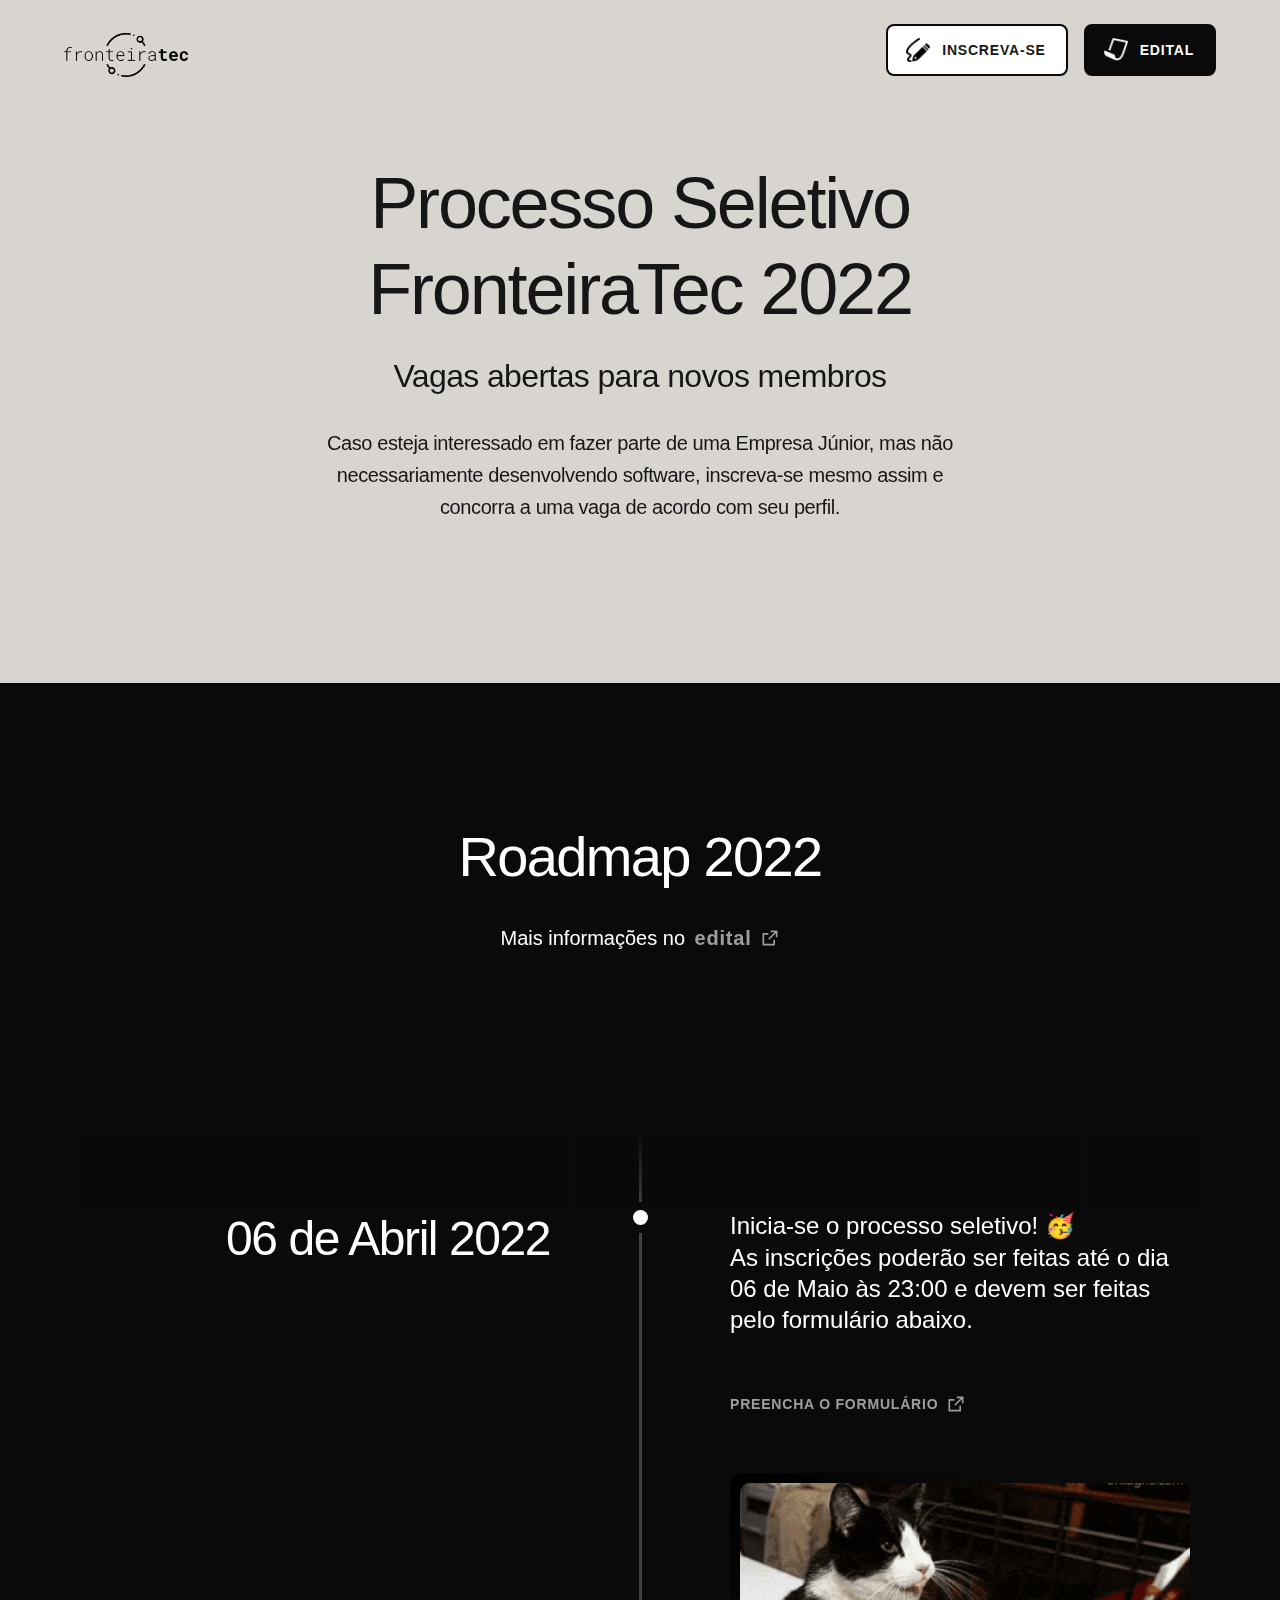
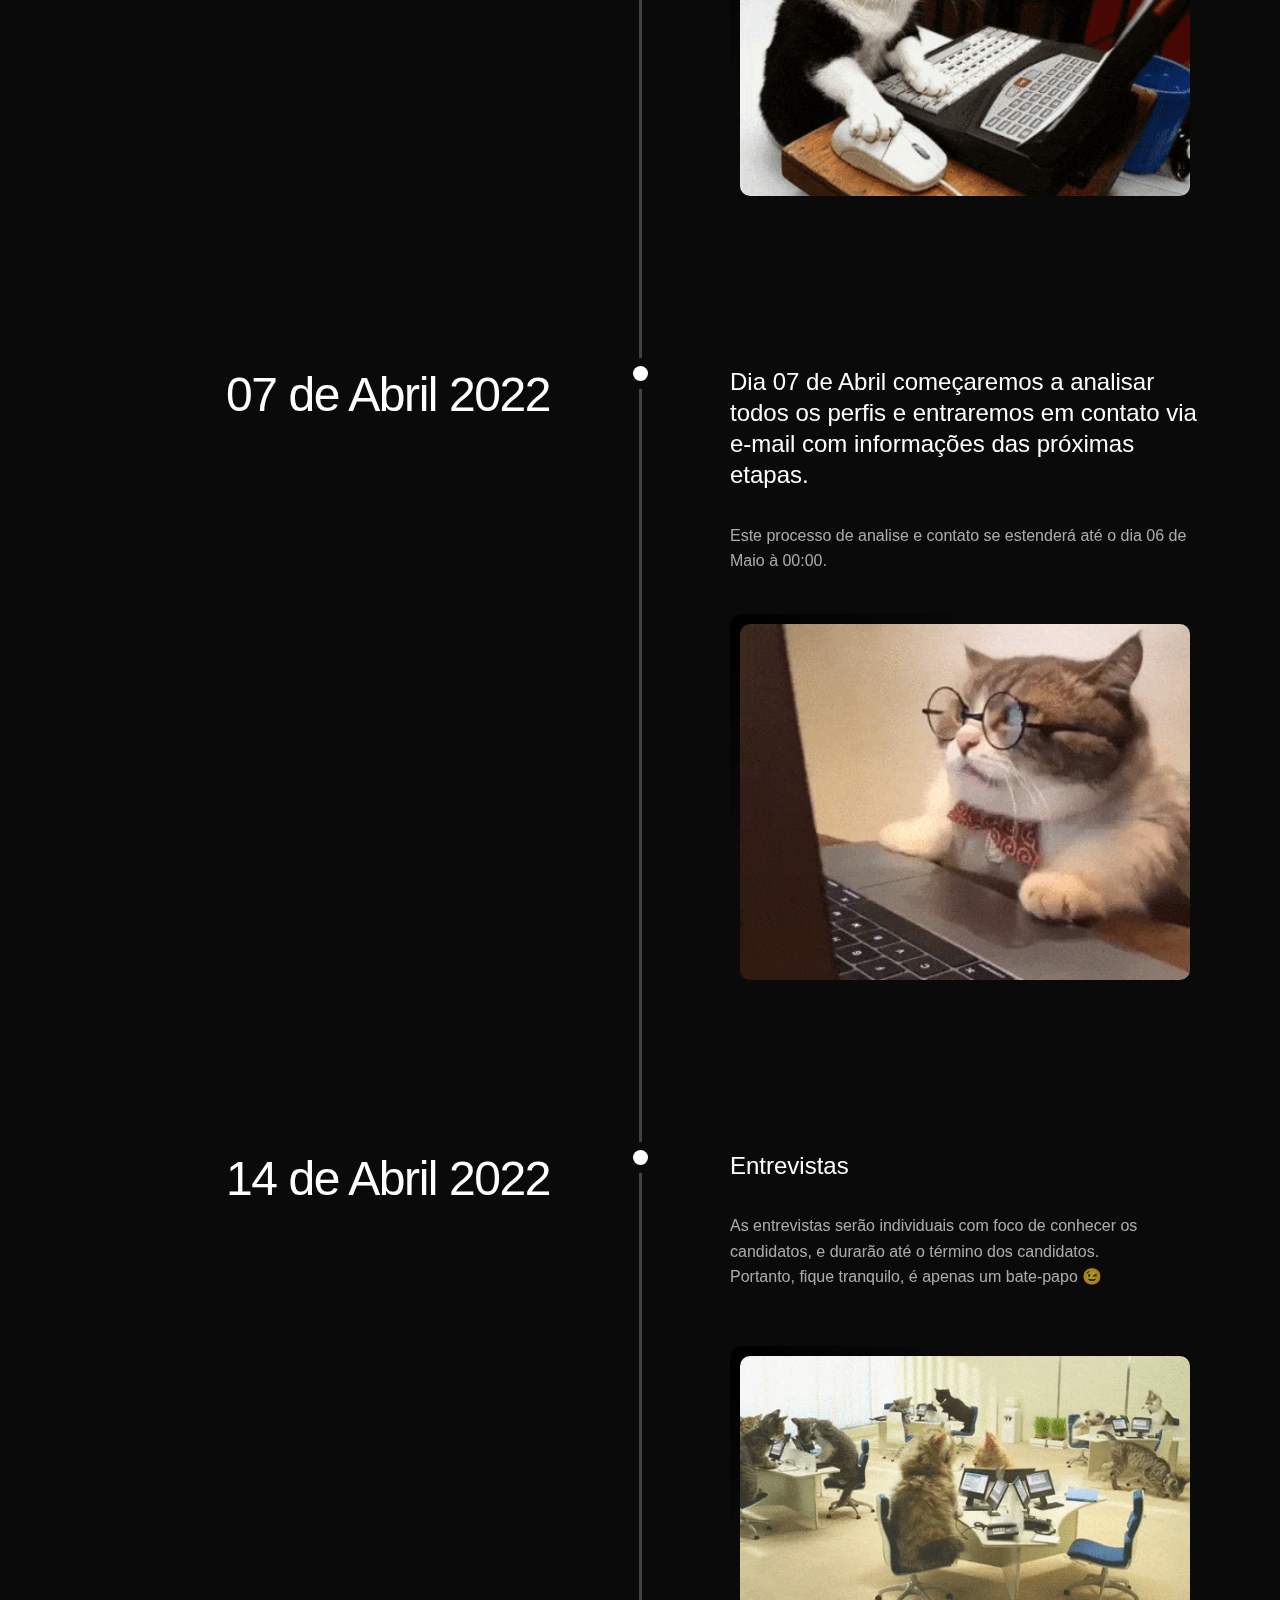
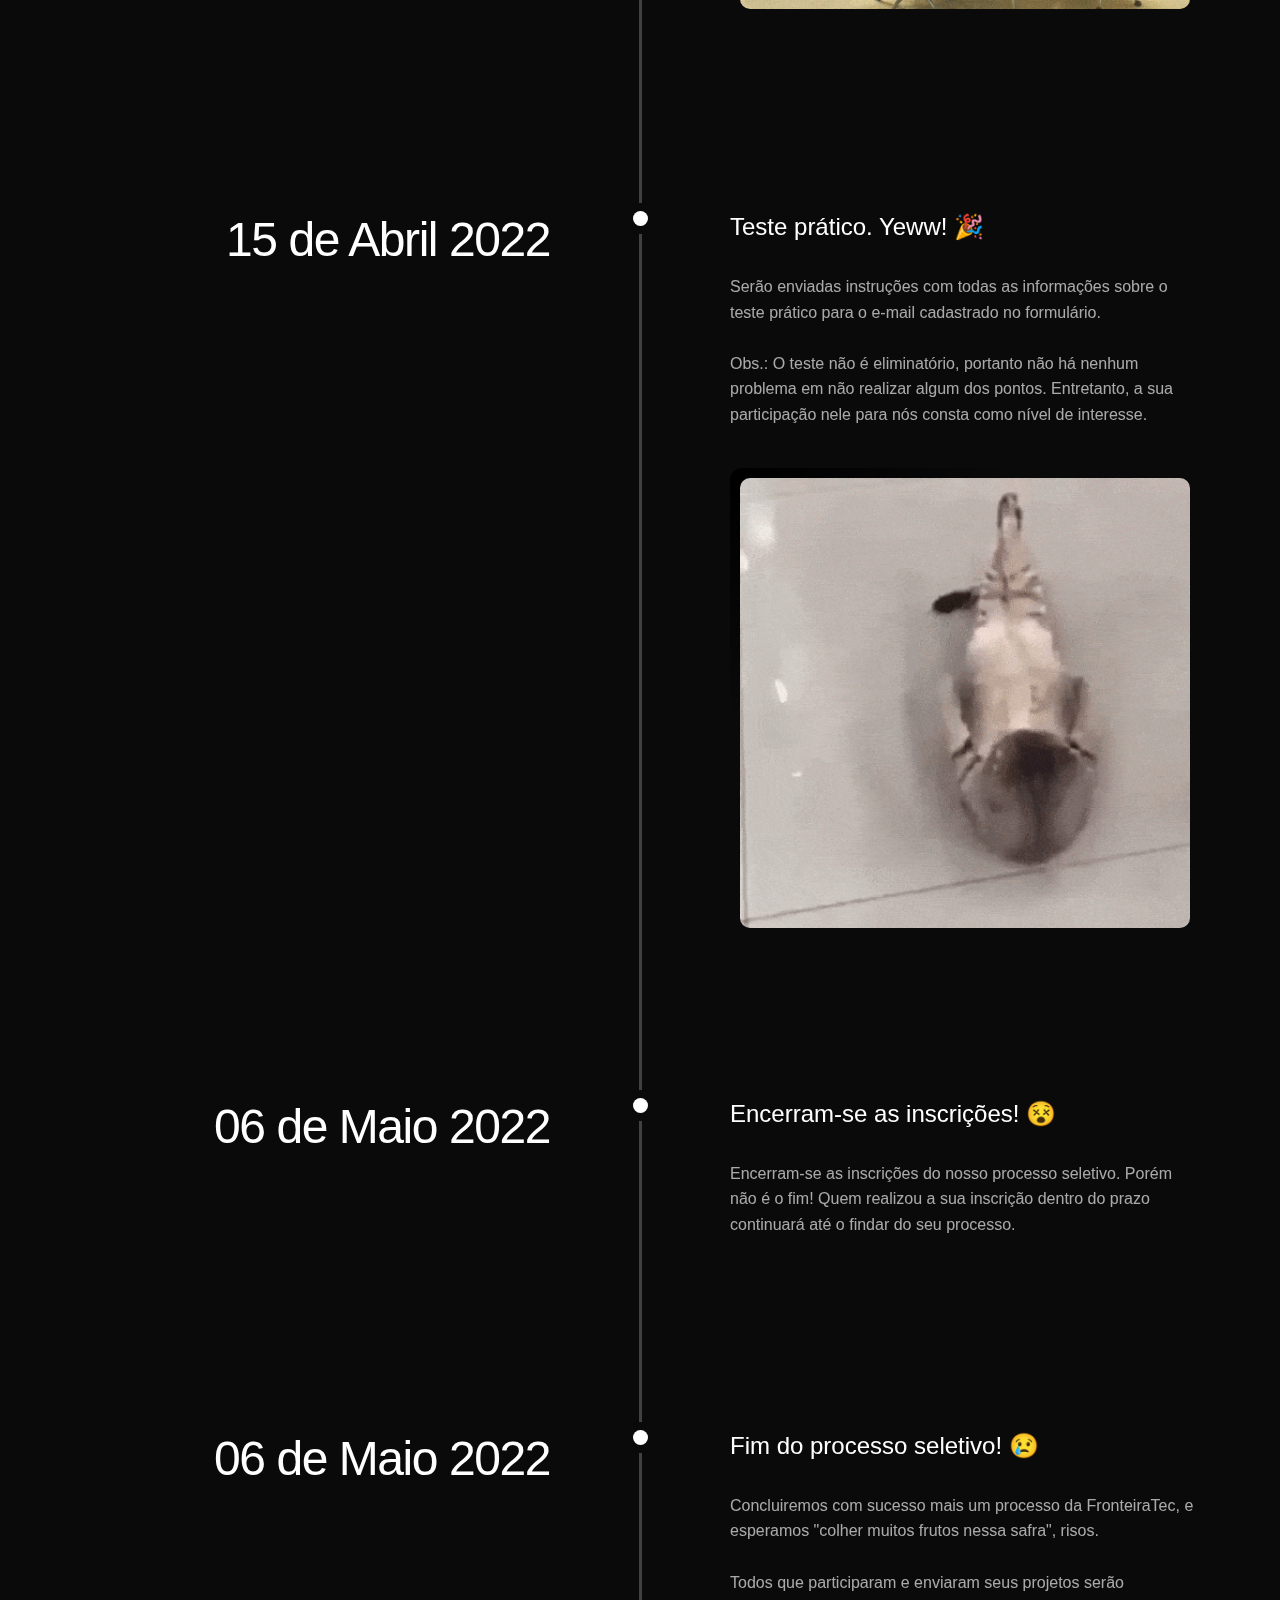
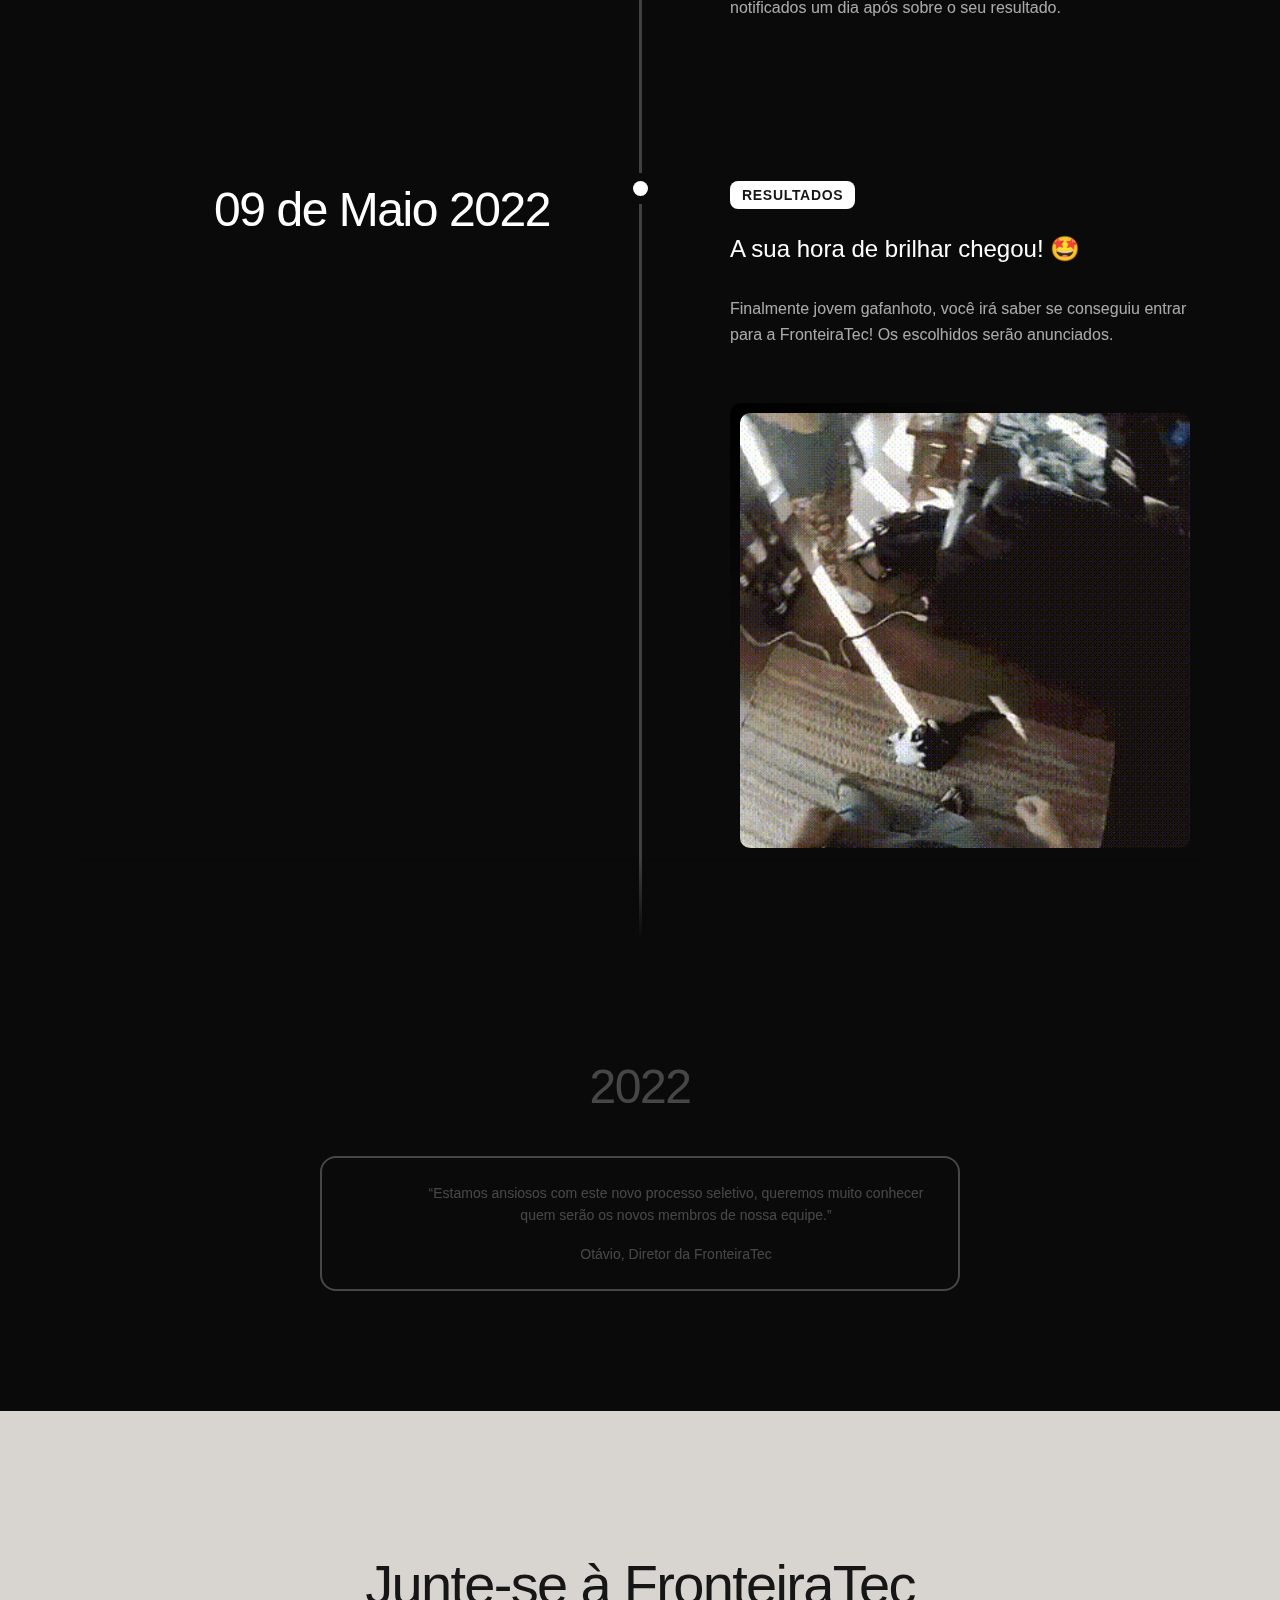
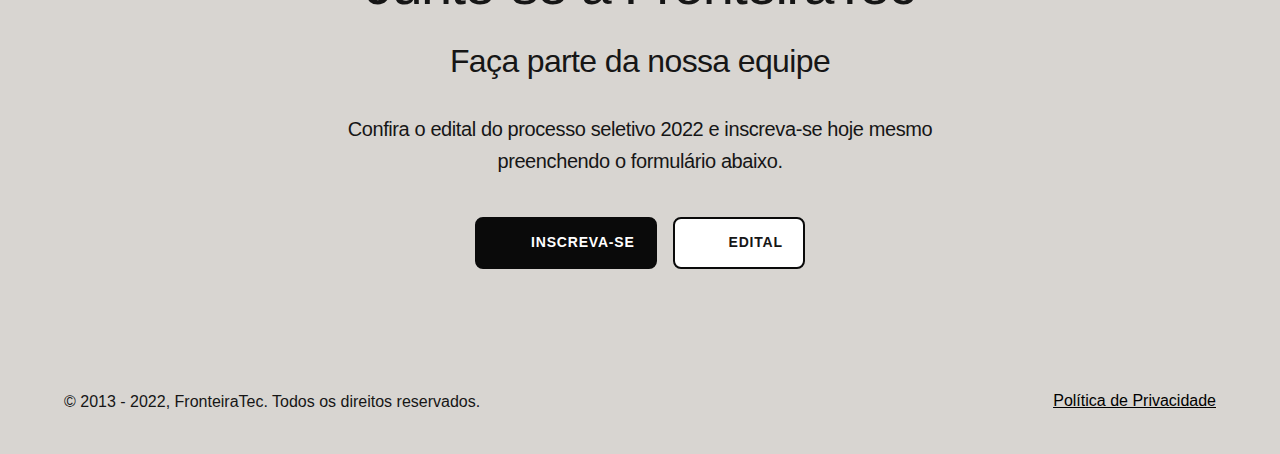
<file: index.html>
<!DOCTYPE html>
<html
  data-wf-domain="https://fronteiratec.github.io/processo-seletivo"
  data-wf-page="624b7e457efa007e90b41436"
  data-wf-site="624b7e447efa009cf9b41432"
>
  <head>
    <meta charset="utf-8" />
    <title>Processo Seletivo FronteiraTec 2022</title>
    <meta content="width=device-width, initial-scale=1" name="viewport" />
    <meta content="Processo Seletivo FronteiraTec" name="generator" />
    <link href="style.css" rel="stylesheet" type="text/css" />
    <link
      href="assets/ftec_36_icon.png"
      rel="shortcut icon"
      type="image/x-icon"
    />
    <link href="assets/ftec_256.png" rel="apple-touch-icon" />
  <body>
    <div class="page-wrapper">
      <div class="section-hero">
        <div class="background-layer"></div>
        <div class="hero-nav">
          <a
            href="#"
            aria-current="page"
            class="ftec-link w-inline-block w--current"
            ><img
              src="assets/FTec-Black.png"
              loading="lazy"
              sizes="(max-width: 479px) 100vw, 124px"
              srcset="assets/FTec-Black.png 500w, assets/FTec-Black.png 915w"
              alt=""
          /></a>
          <div class="hero-nav_button-wrapper">
            <a
              href="#roadmap"
              class="button-icon-small-secondary margin-right-small mobile-margin-right-zero w-inline-block"
              ><img
                src="assets/icons8-inscrever-se-26b.png"
                loading="lazy"
                alt=""
                class="button-icon"
              />
              <div>INSCREVA-SE</div></a
            ><a
              href="https://github.com/FronteiraTec/processo-seletivo/blob/main/editais/2022.pdf"
              target="_blank"
              class="button-icon-small hide-mobile w-inline-block"
              ><img
                src="assets/icons8-folha-de-papel-26w.png"
                loading="lazy"
                alt=""
                class="button-icon"
              />
              <div>EDITAL</div></a
            >
          </div>
        </div>
        <div class="container">
          <div class="padding-vertical-xxlarge">
            <div class="timeline-hero_heading-wrapper">
              <h1>
                Processo Seletivo FronteiraTec
                <span class="text-underline">2022</span>
              </h1>
              <div class="margin-bottom-medium">
                <h4>Vagas abertas para novos membros</h4>
              </div>
              <p class="paragraph-large">
                Caso esteja interessado em fazer parte de uma Empresa Júnior,
                mas não necessariamente desenvolvendo software, inscreva-se
                mesmo assim e concorra a uma vaga de acordo com seu perfil.
              </p>
            </div>
          </div>
        </div>
      </div>
      <div id="roadmap" class="section-timeline-heading">
        <div class="container">
          <div class="padding-vertical-xlarge">
            <div class="timeline-main_heading-wrapper">
              <div class="margin-bottom-medium"><h2>Roadmap 2022</h2></div>
              <div class="margin-bottom-xlarge">
                <div class="text-block">Mais informações no</div>
                <div class="inline-block">
                  <a
                    href="https://github.com/FronteiraTec/processo-seletivo/blob/main/editais/2022.pdf"
                    target="_blank"
                    class="timeline_link w-inline-block"
                    ><div class="text-block-2">edital</div>
                    <img
                      src="assets/external-link-line.svg"
                      loading="lazy"
                      alt=""
                      class="link-icon"
                  /></a>
                </div>
              </div>
            </div>
          </div>
        </div>
      </div>
      <div class="section-timeline">
        <div class="container">
          <div class="timeline_component">
            <div class="timeline_progress">
              <div
                data-w-id="d5abcf1f-3370-3eea-ccfd-66f076babfdd"
                class="timeline_progress-bar"
              ></div>
            </div>
            <div
              data-w-id="d5abcf1f-3370-3eea-ccfd-66f076babfe0"
              class="timeline_item"
            >
              <div
                id="w-node-d5abcf1f-3370-3eea-ccfd-66f076babfe1-90b41436"
                class="timeline_left"
              >
                <div class="timeline_date-text">06 de Abril 2022</div>
              </div>
              <div
                id="w-node-d5abcf1f-3370-3eea-ccfd-66f076babfe4-90b41436"
                class="timeline_centre"
              >
                <div class="timeline_circle"></div>
              </div>
              <div
                id="w-node-d5abcf1f-3370-3eea-ccfd-66f076babfe6-90b41436"
                class="timeline_right"
              >
                <div class="margin-bottom-xlarge">
                  <div class="timeline_text">
                    Inicia-se o processo seletivo! 🥳<br />As inscrições poderão
                    ser feitas até o dia 06 de Maio às 23:00 e devem ser feitas
                    pelo formulário abaixo.
                  </div>
                </div>
                <div class="margin-bottom-xlarge">
                  <div class="inline-block">
                    <a
                      href="https://docs.google.com/forms/d/e/1FAIpQLSfDlNpHepnw4-k6kLFyZMskaNvoTA5c3osm5m373QP7k4uBpA/viewform"
                      target="_blank"
                      class="timeline_link w-inline-block"
                      ><div>PREENCHA O FORMULÁRIO</div>
                      <img
                        src="assets/external-link-line.svg"
                        loading="lazy"
                        alt=""
                        class="link-icon"
                    /></a>
                  </div>
                </div>
                <div class="timeline_image-wrapper">
                  <img
                    src="assets/inscricoes.gif"
                    loading="lazy"
                    width="480"
                    alt=""
                    class="image-5"
                  />
                </div>
              </div>
            </div>
            <div
              data-w-id="0488106f-ce92-9b7b-01c3-8ad75f3f5e35"
              class="timeline_item"
            >
              <div
                id="w-node-_0488106f-ce92-9b7b-01c3-8ad75f3f5e36-90b41436"
                class="timeline_left"
              >
                <div class="timeline_date-text">07 de Abril 2022</div>
              </div>
              <div
                id="w-node-_0488106f-ce92-9b7b-01c3-8ad75f3f5e39-90b41436"
                class="timeline_centre"
              >
                <div class="timeline_circle"></div>
              </div>
              <div
                id="w-node-_0488106f-ce92-9b7b-01c3-8ad75f3f5e3b-90b41436"
                class="timeline_right"
              >
                <div class="margin-bottom-medium">
                  <div class="timeline_text">
                    Dia 07 de Abril começaremos a analisar todos os perfis e
                    entraremos em contato via e-mail com informações das
                    próximas etapas.<br />
                  </div>
                </div>
                <p class="text-colour-lightgrey">
                  Este processo de analise e contato se estenderá até o dia 06
                  de Maio à 00:00.<br />
                </p>
                <div class="timeline_image-wrapper">
                  <img
                    src="assets/avaliacaoDasInfos.gif"
                    loading="lazy"
                    width="480"
                    alt=""
                    class="image-4"
                  />
                </div>
              </div>
            </div>
            <div
              data-w-id="5b7ae63b-6f00-e542-a023-96ea5c4a96e3"
              class="timeline_item"
            >
              <div
                id="w-node-_5b7ae63b-6f00-e542-a023-96ea5c4a96e4-90b41436"
                class="timeline_left"
              >
                <div class="timeline_date-text">14 de Abril 2022</div>
              </div>
              <div
                id="w-node-_5b7ae63b-6f00-e542-a023-96ea5c4a96e7-90b41436"
                class="timeline_centre"
              >
                <div class="timeline_circle"></div>
              </div>
              <div class="timeline_right">
                <div class="margin-bottom-medium">
                  <div class="timeline_text">Entrevistas<br /></div>
                </div>
                <div class="margin-bottom-xlarge">
                  <p class="text-colour-lightgrey">
                    As entrevistas serão individuais com foco de conhecer os
                    candidatos, e durarão até o término dos candidatos.
                    <br />Portanto, fique tranquilo, é apenas um bate-papo 😉<br />
                  </p>
                </div>
                <div class="timeline_image-wrapper margin-bottom-medium">
                  <img
                    src="assets/entrevista.gif"
                    loading="lazy"
                    width="480"
                    alt=""
                    class="image-3"
                  />
                </div>
              </div>
            </div>
            <div
              data-w-id="e0f4f25e-22f1-da39-65d5-a453ca30c731"
              class="timeline_item"
            >
              <div
                id="w-node-e0f4f25e-22f1-da39-65d5-a453ca30c732-90b41436"
                class="timeline_left"
              >
                <div class="timeline_date-text">15 de Abril 2022</div>
              </div>
              <div
                id="w-node-e0f4f25e-22f1-da39-65d5-a453ca30c735-90b41436"
                class="timeline_centre"
              >
                <div class="timeline_circle"></div>
              </div>
              <div class="timeline_right">
                <div class="margin-bottom-medium">
                  <div class="timeline_text">Teste prático. Yeww! 🎉<br /></div>
                </div>
                <p class="text-colour-lightgrey">
                  Serão enviadas instruções com todas as informações sobre o
                  teste prático para o e-mail cadastrado no formulário.<br /><br />Obs.:
                  O teste não é eliminatório, portanto não há nenhum problema em
                  não realizar algum dos pontos. Entretanto, a sua participação
                  nele para nós consta como nível de interesse.<br />
                </p>
                <div class="timeline_image-wrapper">
                  <img
                    src="assets/testePratico.gif"
                    loading="lazy"
                    width="480"
                    alt=""
                    class="image-2"
                  />
                </div>
              </div>
            </div>
            <div
              data-w-id="ca21cc2f-00d7-84a3-f446-587e32a59c00"
              class="timeline_item"
            >
              <div
                id="w-node-ca21cc2f-00d7-84a3-f446-587e32a59c01-90b41436"
                class="timeline_left"
              >
                <div class="timeline_date-text">06 de Maio 2022</div>
              </div>
              <div
                id="w-node-ca21cc2f-00d7-84a3-f446-587e32a59c04-90b41436"
                class="timeline_centre"
              >
                <div class="timeline_circle"></div>
              </div>
              <div class="timeline_right">
                <div class="margin-bottom-medium">
                  <div class="timeline_text">
                    Encerram-se as inscrições! 😵<br />
                  </div>
                </div>
                <div class="margin-bottom-medium">
                  <p class="text-colour-lightgrey">
                    Encerram-se as inscrições do nosso processo seletivo. Porém
                    não é o fim! Quem realizou a sua inscrição dentro do prazo
                    continuará até o findar do seu processo.<br />
                  </p>
                </div>
              </div>
            </div>
            <div
              data-w-id="37ab9472-ef92-a1c7-f6c5-ffbef2542158"
              class="timeline_item"
            >
              
              <div
                id="w-node-_3f36ed1c-86ad-66f2-a7e0-a2e345d5b492-90b41436"
                class="timeline_left"
              >
                <div class="timeline_date-text">06 de Maio 2022</div>
              </div>
              <div
                id="w-node-_3f36ed1c-86ad-66f2-a7e0-a2e345d5b495-90b41436"
                class="timeline_centre"
              >
                <div class="timeline_circle"></div>
              </div>
              <div class="timeline_right">
                <div class="margin-bottom-medium">
                  <div class="timeline_text">
                    Fim do processo seletivo! 😢<br />
                  </div>
                </div>
                <p class="text-colour-lightgrey">
                  Concluiremos com sucesso mais um processo da FronteiraTec, e
                  esperamos &quot;colher muitos frutos nessa safra&quot;,
                  risos.<br /><br />Todos que participaram e enviaram seus
                  projetos serão notificados um dia após sobre o seu
                  resultado.<br />
                </p>
              </div>
            </div>
            <div
              data-w-id="24c49997-4a3d-4bd7-0915-1f0630d904ae"
              class="timeline_item"
            >
              <div
                id="w-node-_24c49997-4a3d-4bd7-0915-1f0630d904af-90b41436"
                class="timeline_left"
              >
                <div class="timeline_date-text">09 de Maio 2022</div>
              </div>
              <div
                id="w-node-_24c49997-4a3d-4bd7-0915-1f0630d904b2-90b41436"
                class="timeline_centre"
              >
                <div class="timeline_circle"></div>
              </div>
              <div class="timeline_right">
                <div class="timeline_milestone-badge">
                  <div>RESULTADOS</div>
                </div>
                <div class="margin-bottom-medium">
                  <div class="timeline_text">
                    A sua hora de brilhar chegou! 🤩<br />
                  </div>
                </div>
                <div class="margin-bottom-xlarge">
                  <p class="text-colour-lightgrey">
                    Finalmente jovem gafanhoto, você irá saber se conseguiu
                    entrar para a FronteiraTec! Os escolhidos serão
                    anunciados.<br />
                  </p>
                </div>
                <div class="timeline_image-wrapper">
                  <img
                    src="assets/resultado.gif"
                    loading="lazy"
                    width="480"
                    alt=""
                    class="image"
                  />
                </div>
              </div>
            </div>
            <div class="overlay-fade-bottom"></div>
            <div class="overlay-fade-top"></div>
          </div>
        </div>
      </div>
      <div
        data-w-id="a33510ee-228e-eaaa-6baf-5bde8b8e2d5c"
        class="section-timeline-cta"
      >
        <div class="container">
          <div class="padding-vertical-xlarge">
            <div style="opacity: 0.25" class="timeline-main_heading-wrapper">
              <div class="margin-bottom-medium">
                <div class="timeline_date-text">2022</div>
              </div>
              <div class="timeline_quote-wrapper">
                <img
                  src="assets/pato.png"
                  loading="lazy"
                  sizes="48px"
                  alt=""
                  class="timeline_quote-image"
                />
                <div class="timeline_quote-text-wrapper">
                  <p class="timeline_quote">
                    “Estamos ansiosos com este novo processo seletivo, queremos
                    muito conhecer quem serão os novos membros de nossa
                    equipe.”<br />
                  </p>
                  <p class="timeline_quote-title">
                    Otávio, Diretor da FronteiraTec<br />
                  </p>
                </div>
              </div>
            </div>
          </div>
        </div>
      </div>
      <div class="section-footer">
        <div class="background-layer"></div>
        <div class="container">
          <div class="padding-vertical-footer">
            <div class="footer_text-wrapper">
              <div class="margin-bottom-small">
                <h2>Junte-se à FronteiraTec</h2>
              </div>
              <div class="margin-bottom-medium">
                <h4>Faça parte da nossa equipe</h4>
              </div>
              <div class="margin-bottom-large">
                <p class="paragraph-large">
                  Confira o edital do processo seletivo 2022 e inscreva-se hoje
                  mesmo preenchendo o formulário abaixo.
                </p>
              </div>
              <div class="button-wrapper">
                <a
                  href="https://docs.google.com/forms/d/e/1FAIpQLSfDlNpHepnw4-k6kLFyZMskaNvoTA5c3osm5m373QP7k4uBpA/viewform"
                  target="_blank"
                  class="button-icon-small margin-right-small w-inline-block"
                  ><img
                    src="assets/icons8-inscrever-se-26w.png"
                    loading="lazy"
                    alt=""
                    class="button-icon"
                  />
                  <div>INSCREVA-SE</div></a
                ><a
                  href="https://github.com/FronteiraTec/processo-seletivo/blob/main/editais/2022.pdf"
                  target="_blank"
                  class="button-icon-small-secondary w-inline-block"
                  ><img
                    src="assets/icons8-folha-de-papel-26b.png"
                    loading="lazy"
                    alt=""
                    class="button-icon"
                  />
                  <div>EDITAL</div></a
                >
              </div>
            </div>
            <div class="footer_credits-wrapper">
              <p>© 2013 - 2022, FronteiraTec. Todos os direitos reservados.</p>
              <p class="text-link text-light-grey privacy-policy">
                <a
                  href="pages/privacy-policy.html"
                  class="text-link text-light-grey"
                  >Política de Privacidade</a
                >
              </p>
            </div>
          </div>
        </div>
      </div>
    </div>
    <script
      src="https://d3e54v103j8qbb.cloudfront.net/js/jquery-3.5.1.min.dc5e7f18c8.js?site=624b7e447efa009cf9b41432"
      type="text/javascript"
      integrity="sha256-9/aliU8dGd2tb6OSsuzixeV4y/faTqgFtohetphbbj0="
      crossorigin="anonymous"
    ></script>
    <script src="main.js" type="text/javascript"></script>
  </body>
</html>
</file>
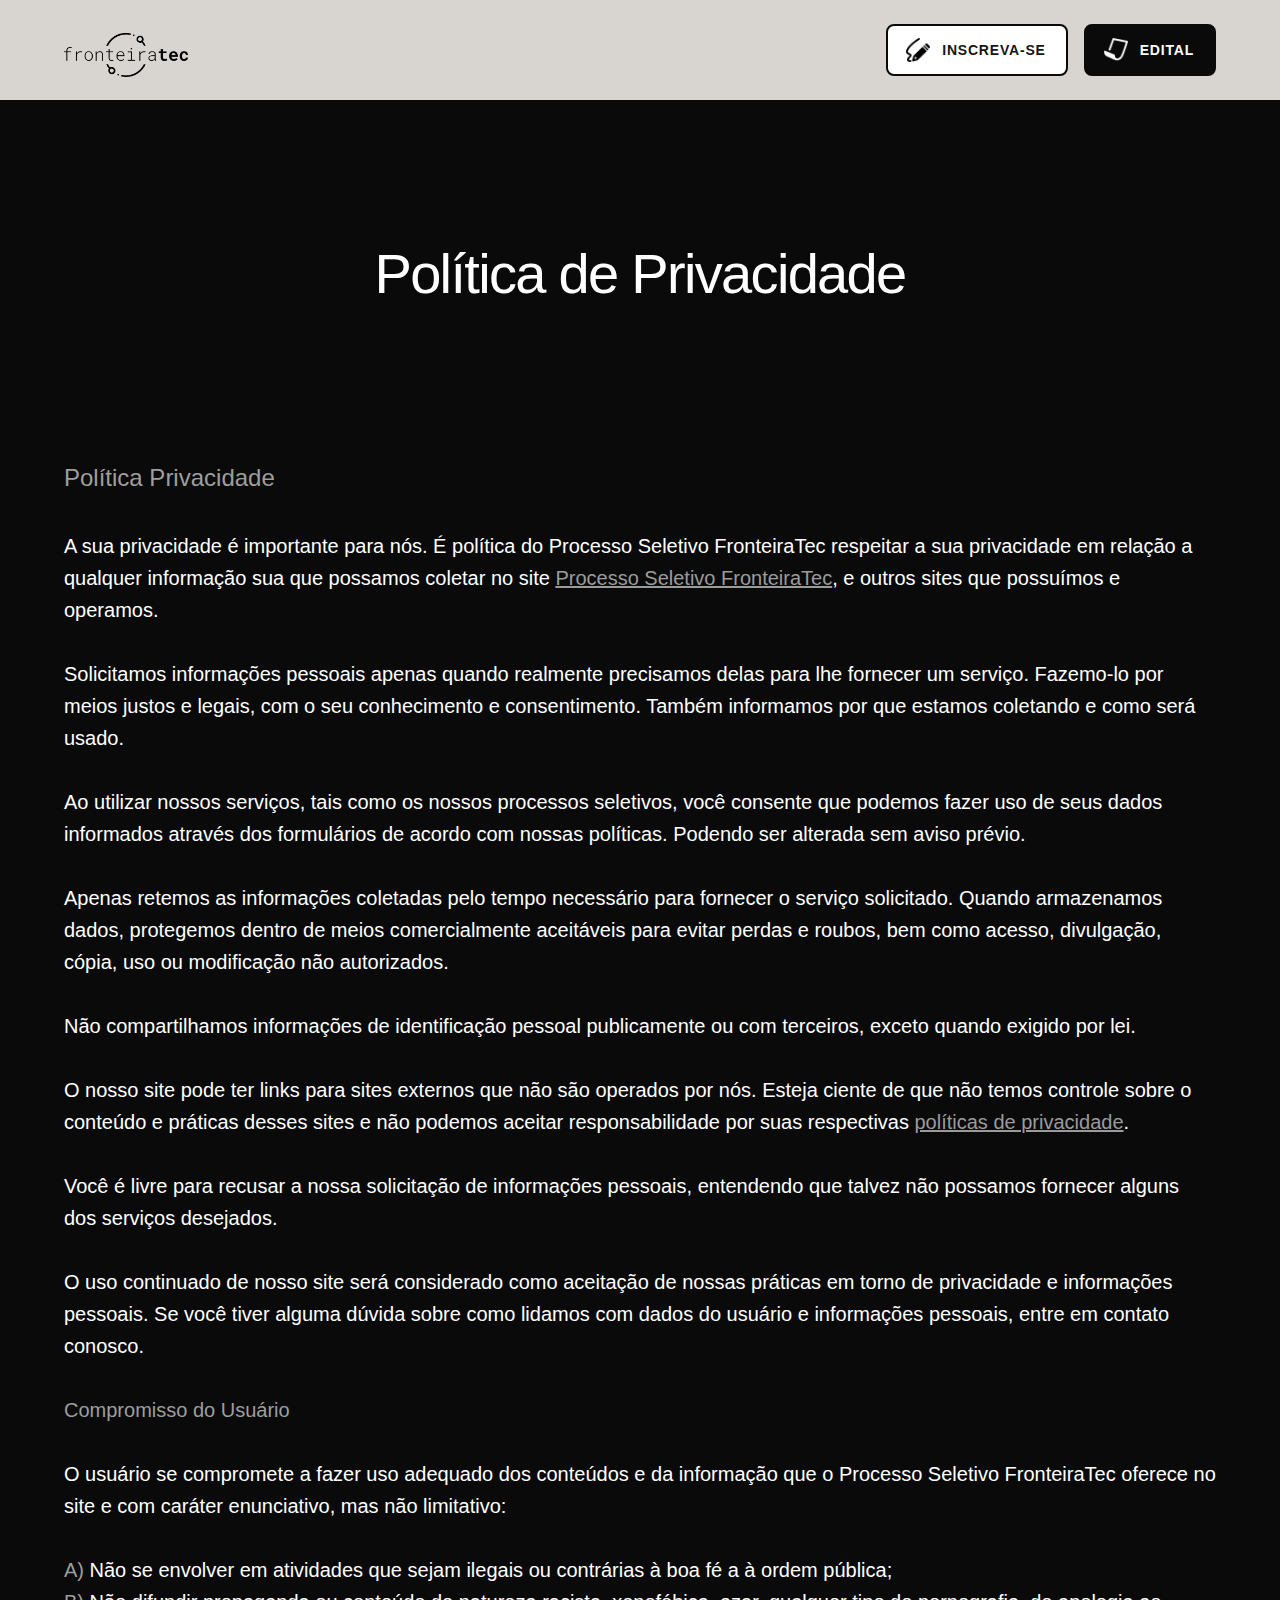
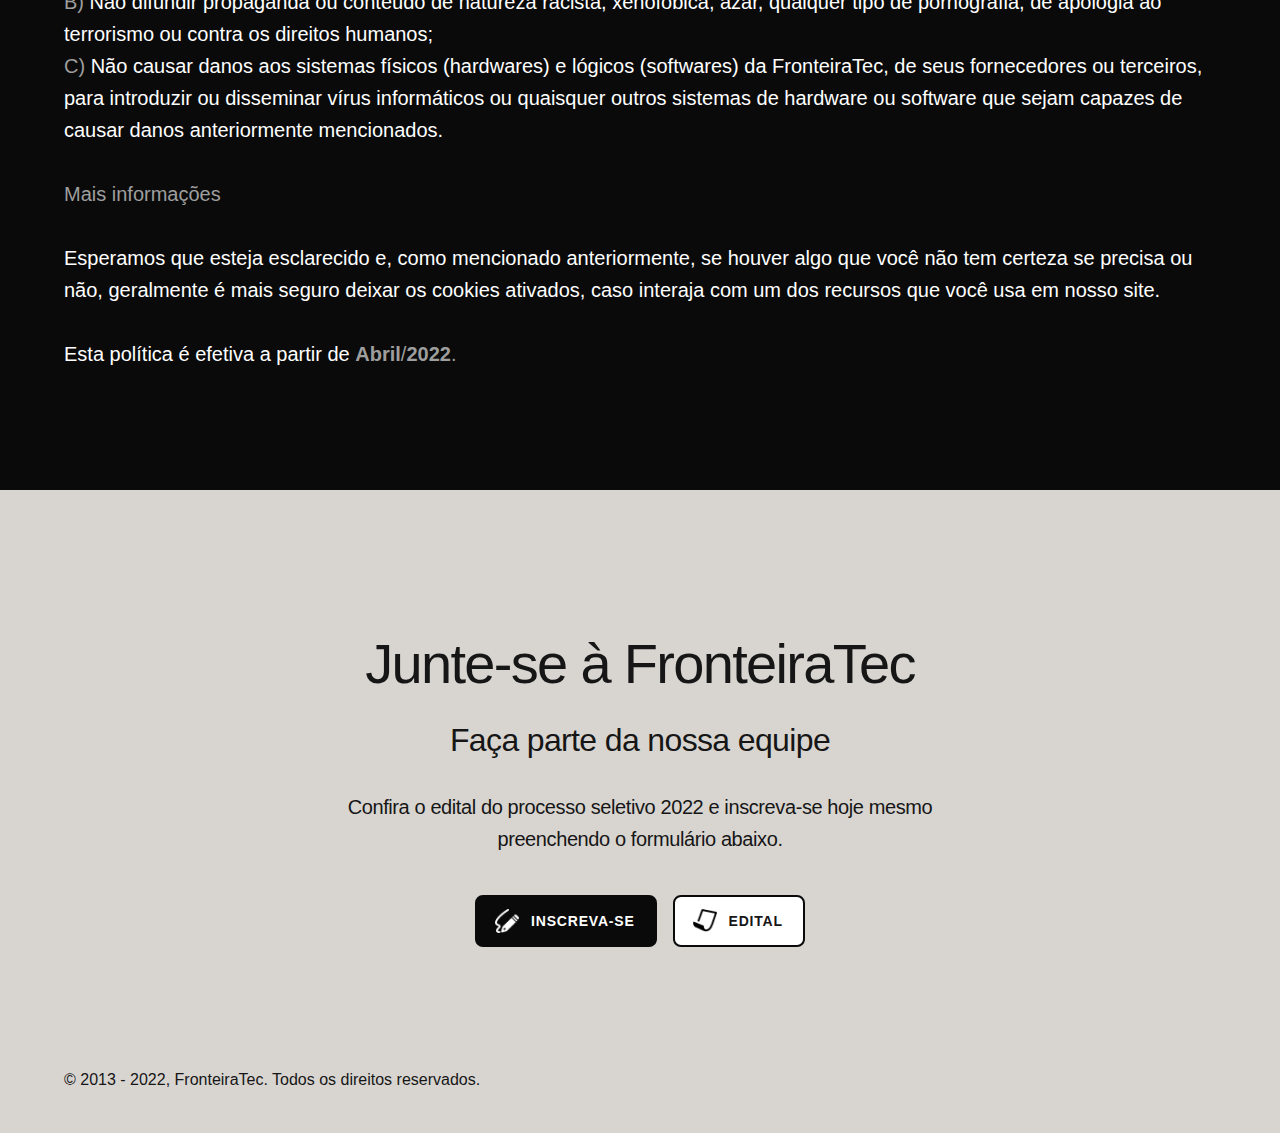
<file: pages/privacy-policy.html>
<html
  data-wf-domain="https://fronteiratec.github.io/processo-seletivo"
  data-wf-page="624ba5edfd158090ef4d820f"
  data-wf-site="624b7e447efa009cf9b41432"
  class="w-mod-js w-mod-ix"
>
  <head>
    <style>
      .wf-force-outline-none[tabindex="-1"]:focus {
        outline: none;
      }
    </style>
    <meta charset="utf-8" />
    <title>Política de Privacidade | Processo Seletivo FronteiraTec 2022</title>
    <meta content="Privacy Policy" property="og:title" />
    <meta content="Privacy Policy" property="twitter:title" />
    <meta content="width=device-width, initial-scale=1" name="viewport" />
    <meta
      content="Processo Seletivo FronteiraTec - Política de Privacidade"
      name="generator"
    />
    <link href="../style.css" rel="stylesheet" type="text/css" />
    <link
      href="../assets/ftec_36_icon.png"
      rel="shortcut icon"
      type="image/x-icon"
    />
    <link href="../assets/ftec_36_icon" rel="apple-touch-icon" />
  </head>
  <evlist></evlist>
  <body>
    <div class="page-wrapper">
      <div class="section-hero">
        <div class="background-layer"></div>
        <div class="hero-nav">
          <a href="../index.html" class="ftec-link w-inline-block"
            ><img
              src="../assets/FTec-Black.png"
              loading="lazy"
              sizes="(max-width: 479px) 100vw, 124px"
              alt=""
          /></a>
          <div class="hero-nav_button-wrapper">
            <a
              href="https://docs.google.com/forms/d/e/1FAIpQLSfDlNpHepnw4-k6kLFyZMskaNvoTA5c3osm5m373QP7k4uBpA/viewform"
              target="_blank"
              class="button-icon-small-secondary margin-right-small mobile-margin-right-zero w-inline-block"
              ><img
                src="../assets/icons8-inscrever-se-26b.png"
                loading="lazy"
                alt=""
                class="button-icon"
              />
              <div>INSCREVA-SE</div></a
            ><a
              href="https://github.com/FronteiraTec/processo-seletivo/blob/main/editais/2022.pdf"
              target="_blank"
              class="button-icon-small hide-mobile w-inline-block"
              ><img
                src="../assets/icons8-folha-de-papel-26w.png"
                loading="lazy"
                alt=""
                class="button-icon"
              />
              <div>EDITAL</div></a
            >
          </div>
        </div>
        <div class="container"><div class="div-block"></div></div>
      </div>
      <div id="roadmap" class="section-timeline-heading">
        <div class="container">
          <div class="padding-vertical-xlarge">
            <div class="timeline-main_heading-wrapper">
              <div class="margin-bottom-medium">
                <h2>Política de Privacidade</h2>
              </div>
            </div>
          </div>
        </div>
      </div>
      <div class="section-timeline">
        <div class="container">
          <div class="privacy_text">
            <span class="text-span-3">Política Privacidade</span
            ><br />&zwj;<br />A sua privacidade é importante para nós. É
            política do Processo Seletivo FronteiraTec respeitar a sua
            privacidade em relação a qualquer informação sua que possamos
            coletar no site
            <a href="../index.html"
              ><span class="text-span">Processo Seletivo FronteiraTec</span></a
            >, e outros sites que possuímos e operamos.<br /><br />Solicitamos
            informações pessoais apenas quando realmente precisamos delas para
            lhe fornecer um serviço. Fazemo-lo por meios justos e legais, com o
            seu conhecimento e consentimento. Também informamos por que estamos
            coletando e como será usado.<br /><br />Ao utilizar nossos serviços,
            tais como os nossos processos seletivos, você consente que podemos
            fazer uso de seus dados informados através dos formulários de acordo
            com nossas políticas. Podendo ser alterada sem aviso prévio.<br /><br />Apenas
            retemos as informações coletadas pelo tempo necessário para fornecer
            o serviço solicitado. Quando armazenamos dados, protegemos dentro de
            meios comercialmente aceitáveis &ZeroWidthSpace;&ZeroWidthSpace;para
            evitar perdas e roubos, bem como acesso, divulgação, cópia, uso ou
            modificação não autorizados.<br />&zwj;<br />Não compartilhamos
            informações de identificação pessoal publicamente ou com terceiros,
            exceto quando exigido por lei.<br /><br />O nosso site pode ter
            links para sites externos que não são operados por nós. Esteja
            ciente de que não temos controle sobre o conteúdo e práticas desses
            sites e não podemos aceitar responsabilidade por suas respectivas
            <a href="privacy-policy.html" aria-current="page" class="w--current"
              ><span class="text-span-2">políticas de privacidade</span></a
            >.<br /><br />Você é livre para recusar a nossa solicitação de
            informações pessoais, entendendo que talvez não possamos fornecer
            alguns dos serviços desejados.<br /><br />O uso continuado de nosso
            site será considerado como aceitação de nossas práticas em torno de
            privacidade e informações pessoais. Se você tiver alguma dúvida
            sobre como lidamos com dados do usuário e informações pessoais,
            entre em contato conosco.<br /><br /><span class="text-span-9"
              >Compromisso do Usuário</span
            ><br /><br />O usuário se compromete a fazer uso adequado dos
            conteúdos e da informação que o Processo Seletivo FronteiraTec
            oferece no site e com caráter enunciativo, mas não limitativo:<br /><br /><span
              class="text-span-6"
              >A)</span
            >
            Não se envolver em atividades que sejam ilegais ou contrárias à boa
            fé a à ordem pública;<br /><span class="text-span-7">B)</span> Não
            difundir propaganda ou conteúdo de natureza racista, xenofóbica,
            azar, qualquer tipo de pornografia, de apologia ao terrorismo ou
            contra os direitos humanos;<br /><span class="text-span-8">C)</span>
            Não causar danos aos sistemas físicos (hardwares) e lógicos
            (softwares) da FronteiraTec, de seus fornecedores ou terceiros, para
            introduzir ou disseminar vírus informáticos ou quaisquer outros
            sistemas de hardware ou software que sejam capazes de causar danos
            anteriormente mencionados.<br /><br /><span class="text-span-5"
              >Mais informações</span
            ><br /><br />Esperamos que esteja esclarecido e, como mencionado
            anteriormente, se houver algo que você não tem certeza se precisa ou
            não, geralmente é mais seguro deixar os cookies ativados, caso
            interaja com um dos recursos que você usa em nosso site.<br /><br />Esta
            política é efetiva a partir de
            <span class="text-span-4"
              ><strong>Abril</strong>/<strong>2022</strong>.</span
            >
          </div>
        </div>
      </div>
      <div
        data-w-id="1925955f-854b-28cf-7c23-29cc2c740788"
        class="section-timeline-cta"
      >
        <div class="container"></div>
      </div>
      <div class="section-footer">
        <div class="background-layer"></div>
        <div class="container">
          <div class="padding-vertical-footer">
            <div class="footer_text-wrapper">
              <div class="margin-bottom-small">
                <h2>Junte-se à FronteiraTec</h2>
              </div>
              <div class="margin-bottom-medium">
                <h4>Faça parte da nossa equipe</h4>
              </div>
              <div class="margin-bottom-large">
                <p class="paragraph-large">
                  Confira o edital do processo seletivo 2022 e inscreva-se hoje
                  mesmo preenchendo o formulário abaixo.
                </p>
              </div>
              <div class="button-wrapper">
                <a
                  href="https://docs.google.com/forms/d/e/1FAIpQLSfDlNpHepnw4-k6kLFyZMskaNvoTA5c3osm5m373QP7k4uBpA/viewform"
                  target="_blank"
                  class="button-icon-small margin-right-small w-inline-block"
                  ><img
                    src="../assets/icons8-inscrever-se-26w.png"
                    loading="lazy"
                    alt=""
                    class="button-icon"
                  />
                  <div>INSCREVA-SE</div></a
                ><a
                  href="https://github.com/FronteiraTec/processo-seletivo/blob/main/editais/2022.pdf"
                  target="_blank"
                  class="button-icon-small-secondary w-inline-block"
                  ><img
                    src="../assets/icons8-folha-de-papel-26b.png"
                    loading="lazy"
                    alt=""
                    class="button-icon"
                  />
                  <div>EDITAL</div></a
                >
              </div>
            </div>
            <div class="footer_credits-wrapper">
              <p>© 2013 - 2022, FronteiraTec. Todos os direitos reservados.</p>
            </div>
          </div>
        </div>
      </div>
    </div>
    <script
      src="https://d3e54v103j8qbb.cloudfront.net/js/jquery-3.5.1.min.dc5e7f18c8.js?site=624b7e447efa009cf9b41432"
      type="text/javascript"
      integrity="sha256-9/aliU8dGd2tb6OSsuzixeV4y/faTqgFtohetphbbj0="
      crossorigin="anonymous"
    ></script>
    <script src="../main.js" type="text/javascript"></script>
    <div id="54c2a5e43e2b461ebd28f7cce13c1c87"></div>
  </body>
</html>
</file>
<file: style.css>
/* Generated on: Tue Apr 05 2022 03:07:04 GMT+0000 (Coordinated Universal Time) */
/* ==========================================================================
   normalize.css v3.0.3 | MIT License | github.com/necolas/normalize.css 
   ========================================================================== */
/*! normalize.css v3.0.3 | MIT License | github.com/necolas/normalize.css */html{font-family:sans-serif;-ms-text-size-adjust:100%;-webkit-text-size-adjust:100%}body{margin:0}article,aside,details,figcaption,figure,footer,header,hgroup,main,menu,nav,section,summary{display:block}audio,canvas,progress,video{display:inline-block;vertical-align:baseline}audio:not([controls]){display:none;height:0}[hidden],template{display:none}a{background-color:transparent}a:active,a:hover{outline:0}abbr[title]{border-bottom:1px dotted}b,strong{font-weight:bold}dfn{font-style:italic}h1{font-size:2em;margin:.67em 0}mark{background:#ff0;color:#000}small{font-size:80%}sub,sup{font-size:75%;line-height:0;position:relative;vertical-align:baseline}sup{top:-0.5em}sub{bottom:-0.25em}img{border:0}svg:not(:root){overflow:hidden}figure{margin:1em 40px}hr{box-sizing:content-box;height:0}pre{overflow:auto}code,kbd,pre,samp{font-family:monospace,monospace;font-size:1em}button,input,optgroup,select,textarea{color:inherit;font:inherit;margin:0}button{overflow:visible}button,select{text-transform:none}button,html input[type="button"],input[type="reset"]{-webkit-appearance:button;cursor:pointer}button[disabled],html input[disabled]{cursor:default}button::-moz-focus-inner,input::-moz-focus-inner{border:0;padding:0}input{line-height:normal}input[type='checkbox'],input[type='radio']{box-sizing:border-box;padding:0}input[type='number']::-webkit-inner-spin-button,input[type='number']::-webkit-outer-spin-button{height:auto}input[type='search']{-webkit-appearance:none}input[type='search']::-webkit-search-cancel-button,input[type='search']::-webkit-search-decoration{-webkit-appearance:none}fieldset{border:1px solid #c0c0c0;margin:0 2px;padding:.35em .625em .75em}legend{border:0;padding:0}textarea{overflow:auto}optgroup{font-weight:bold}table{border-collapse:collapse;border-spacing:0}td,th{padding:0}

/* ==========================================================================
   Start of base Webflow CSS - If you're looking for some ultra-clean CSS, skip the boilerplate and see the unminified code below.
   ========================================================================== */
   @font-face{font-family:'webflow-icons';src:url("[data-uri]") format('truetype');font-weight:normal;font-style:normal}[class^="w-icon-"],[class*=" w-icon-"]{font-family:'webflow-icons' !important;speak:none;font-style:normal;font-weight:normal;font-variant:normal;text-transform:none;line-height:1;-webkit-font-smoothing:antialiased;-moz-osx-font-smoothing:grayscale}.w-icon-slider-right:before{content:"\e600"}.w-icon-slider-left:before{content:"\e601"}.w-icon-nav-menu:before{content:"\e602"}.w-icon-arrow-down:before,.w-icon-dropdown-toggle:before{content:"\e603"}.w-icon-file-upload-remove:before{content:"\e900"}.w-icon-file-upload-icon:before{content:"\e903"}*{-webkit-box-sizing:border-box;-moz-box-sizing:border-box;box-sizing:border-box}html{height:100%}body{margin:0;min-height:100%;background-color:#fff;font-family:Arial,sans-serif;font-size:14px;line-height:20px;color:#333}img{max-width:100%;vertical-align:middle;display:inline-block}html.w-mod-touch *{background-attachment:scroll !important}.w-block{display:block}.w-inline-block{max-width:100%;display:inline-block}.w-clearfix:before,.w-clearfix:after{content:" ";display:table;grid-column-start:1;grid-row-start:1;grid-column-end:2;grid-row-end:2}.w-clearfix:after{clear:both}.w-hidden{display:none}.w-button{display:inline-block;padding:9px 15px;background-color:#3898EC;color:white;border:0;line-height:inherit;text-decoration:none;cursor:pointer;border-radius:0}input.w-button{-webkit-appearance:button}html[data-w-dynpage] [data-w-cloak]{color:transparent !important}.w-webflow-badge,.w-webflow-badge *{position:static;left:auto;top:auto;right:auto;bottom:auto;z-index:auto;display:block;visibility:visible;overflow:visible;overflow-x:visible;overflow-y:visible;box-sizing:border-box;width:auto;height:auto;max-height:none;max-width:none;min-height:0;min-width:0;margin:0;padding:0;float:none;clear:none;border:0 none transparent;border-radius:0;background:none;background-image:none;background-position:0 0;background-size:auto auto;background-repeat:repeat;background-origin:padding-box;background-clip:border-box;background-attachment:scroll;background-color:transparent;box-shadow:none;opacity:1;transform:none;transition:none;direction:ltr;font-family:inherit;font-weight:inherit;color:inherit;font-size:inherit;line-height:inherit;font-style:inherit;font-variant:inherit;text-align:inherit;letter-spacing:inherit;text-decoration:inherit;text-indent:0;text-transform:inherit;list-style-type:disc;text-shadow:none;font-smoothing:auto;vertical-align:baseline;cursor:inherit;white-space:inherit;word-break:normal;word-spacing:normal;word-wrap:normal}.w-webflow-badge{position:fixed !important;display:inline-block !important;visibility:visible !important;z-index:2147483647 !important;top:auto !important;right:12px !important;bottom:12px !important;left:auto !important;color:#AAADB0 !important;background-color:#fff !important;border-radius:3px !important;padding:6px 8px 6px 6px !important;font-size:12px !important;opacity:1 !important;line-height:14px !important;text-decoration:none !important;transform:none !important;margin:0 !important;width:auto !important;height:auto !important;overflow:visible !important;white-space:nowrap;box-shadow:0 0 0 1px rgba(0,0,0,0.1),0 1px 3px rgba(0,0,0,0.1);cursor:pointer}.w-webflow-badge>img{display:inline-block !important;visibility:visible !important;opacity:1 !important;vertical-align:middle !important}h1,h2,h3,h4,h5,h6{font-weight:bold;margin-bottom:10px}h1{font-size:38px;line-height:44px;margin-top:20px}h2{font-size:32px;line-height:36px;margin-top:20px}h3{font-size:24px;line-height:30px;margin-top:20px}h4{font-size:18px;line-height:24px;margin-top:10px}h5{font-size:14px;line-height:20px;margin-top:10px}h6{font-size:12px;line-height:18px;margin-top:10px}p{margin-top:0;margin-bottom:10px}blockquote{margin:0 0 10px 0;padding:10px 20px;border-left:5px solid #E2E2E2;font-size:18px;line-height:22px}figure{margin:0;margin-bottom:10px}figcaption{margin-top:5px;text-align:center}ul,ol{margin-top:0;margin-bottom:10px;padding-left:40px}.w-list-unstyled{padding-left:0;list-style:none}.w-embed:before,.w-embed:after{content:" ";display:table;grid-column-start:1;grid-row-start:1;grid-column-end:2;grid-row-end:2}.w-embed:after{clear:both}.w-video{width:100%;position:relative;padding:0}.w-video iframe,.w-video object,.w-video embed{position:absolute;top:0;left:0;width:100%;height:100%;border:none}fieldset{padding:0;margin:0;border:0}button,html input[type='button'],input[type='reset']{border:0;cursor:pointer;-webkit-appearance:button}.w-form{margin:0 0 15px}.w-form-done{display:none;padding:20px;text-align:center;background-color:#dddddd}.w-form-fail{display:none;margin-top:10px;padding:10px;background-color:#ffdede}label{display:block;margin-bottom:5px;font-weight:bold}.w-input,.w-select{display:block;width:100%;height:38px;padding:8px 12px;margin-bottom:10px;font-size:14px;line-height:1.42857143;color:#333333;vertical-align:middle;background-color:#ffffff;border:1px solid #cccccc}.w-input:-moz-placeholder,.w-select:-moz-placeholder{color:#999}.w-input::-moz-placeholder,.w-select::-moz-placeholder{color:#999;opacity:1}.w-input:-ms-input-placeholder,.w-select:-ms-input-placeholder{color:#999}.w-input::-webkit-input-placeholder,.w-select::-webkit-input-placeholder{color:#999}.w-input:focus,.w-select:focus{border-color:#3898EC;outline:0}.w-input[disabled],.w-select[disabled],.w-input[readonly],.w-select[readonly],fieldset[disabled] .w-input,fieldset[disabled] .w-select{cursor:not-allowed;background-color:#eeeeee}textarea.w-input,textarea.w-select{height:auto}.w-select{background-color:#f3f3f3}.w-select[multiple]{height:auto}.w-form-label{display:inline-block;cursor:pointer;font-weight:normal;margin-bottom:0}.w-radio{display:block;margin-bottom:5px;padding-left:20px}.w-radio:before,.w-radio:after{content:" ";display:table;grid-column-start:1;grid-row-start:1;grid-column-end:2;grid-row-end:2}.w-radio:after{clear:both}.w-radio-input{margin:4px 0 0;margin-top:1px \9;line-height:normal;float:left;margin-left:-20px}.w-radio-input{margin-top:3px}.w-file-upload{display:block;margin-bottom:10px}.w-file-upload-input{width:.1px;height:.1px;opacity:0;overflow:hidden;position:absolute;z-index:-100}.w-file-upload-default,.w-file-upload-uploading,.w-file-upload-success{display:inline-block;color:#333333}.w-file-upload-error{display:block;margin-top:10px}.w-file-upload-default.w-hidden,.w-file-upload-uploading.w-hidden,.w-file-upload-error.w-hidden,.w-file-upload-success.w-hidden{display:none}.w-file-upload-uploading-btn{display:flex;font-size:14px;font-weight:normal;cursor:pointer;margin:0;padding:8px 12px;border:1px solid #cccccc;background-color:#fafafa}.w-file-upload-file{display:flex;flex-grow:1;justify-content:space-between;margin:0;padding:8px 9px 8px 11px;border:1px solid #cccccc;background-color:#fafafa}.w-file-upload-file-name{font-size:14px;font-weight:normal;display:block}.w-file-remove-link{margin-top:3px;margin-left:10px;width:auto;height:auto;padding:3px;display:block;cursor:pointer}.w-icon-file-upload-remove{margin:auto;font-size:10px}.w-file-upload-error-msg{display:inline-block;color:#ea384c;padding:2px 0}.w-file-upload-info{display:inline-block;line-height:38px;padding:0 12px}.w-file-upload-label{display:inline-block;font-size:14px;font-weight:normal;cursor:pointer;margin:0;padding:8px 12px;border:1px solid #cccccc;background-color:#fafafa}.w-icon-file-upload-icon,.w-icon-file-upload-uploading{display:inline-block;margin-right:8px;width:20px}.w-icon-file-upload-uploading{height:20px}.w-container{margin-left:auto;margin-right:auto;max-width:940px}.w-container:before,.w-container:after{content:" ";display:table;grid-column-start:1;grid-row-start:1;grid-column-end:2;grid-row-end:2}.w-container:after{clear:both}.w-container .w-row{margin-left:-10px;margin-right:-10px}.w-row:before,.w-row:after{content:" ";display:table;grid-column-start:1;grid-row-start:1;grid-column-end:2;grid-row-end:2}.w-row:after{clear:both}.w-row .w-row{margin-left:0;margin-right:0}.w-col{position:relative;float:left;width:100%;min-height:1px;padding-left:10px;padding-right:10px}.w-col .w-col{padding-left:0;padding-right:0}.w-col-1{width:8.33333333%}.w-col-2{width:16.66666667%}.w-col-3{width:25%}.w-col-4{width:33.33333333%}.w-col-5{width:41.66666667%}.w-col-6{width:50%}.w-col-7{width:58.33333333%}.w-col-8{width:66.66666667%}.w-col-9{width:75%}.w-col-10{width:83.33333333%}.w-col-11{width:91.66666667%}.w-col-12{width:100%}.w-hidden-main{display:none !important}@media screen and (max-width:991px){.w-container{max-width:728px}.w-hidden-main{display:inherit !important}.w-hidden-medium{display:none !important}.w-col-medium-1{width:8.33333333%}.w-col-medium-2{width:16.66666667%}.w-col-medium-3{width:25%}.w-col-medium-4{width:33.33333333%}.w-col-medium-5{width:41.66666667%}.w-col-medium-6{width:50%}.w-col-medium-7{width:58.33333333%}.w-col-medium-8{width:66.66666667%}.w-col-medium-9{width:75%}.w-col-medium-10{width:83.33333333%}.w-col-medium-11{width:91.66666667%}.w-col-medium-12{width:100%}.w-col-stack{width:100%;left:auto;right:auto}}@media screen and (max-width:767px){.w-hidden-main{display:inherit !important}.w-hidden-medium{display:inherit !important}.w-hidden-small{display:none !important}.w-row,.w-container .w-row{margin-left:0;margin-right:0}.w-col{width:100%;left:auto;right:auto}.w-col-small-1{width:8.33333333%}.w-col-small-2{width:16.66666667%}.w-col-small-3{width:25%}.w-col-small-4{width:33.33333333%}.w-col-small-5{width:41.66666667%}.w-col-small-6{width:50%}.w-col-small-7{width:58.33333333%}.w-col-small-8{width:66.66666667%}.w-col-small-9{width:75%}.w-col-small-10{width:83.33333333%}.w-col-small-11{width:91.66666667%}.w-col-small-12{width:100%}}@media screen and (max-width:479px){.w-container{max-width:none}.w-hidden-main{display:inherit !important}.w-hidden-medium{display:inherit !important}.w-hidden-small{display:inherit !important}.w-hidden-tiny{display:none !important}.w-col{width:100%}.w-col-tiny-1{width:8.33333333%}.w-col-tiny-2{width:16.66666667%}.w-col-tiny-3{width:25%}.w-col-tiny-4{width:33.33333333%}.w-col-tiny-5{width:41.66666667%}.w-col-tiny-6{width:50%}.w-col-tiny-7{width:58.33333333%}.w-col-tiny-8{width:66.66666667%}.w-col-tiny-9{width:75%}.w-col-tiny-10{width:83.33333333%}.w-col-tiny-11{width:91.66666667%}.w-col-tiny-12{width:100%}}.w-widget{position:relative}.w-widget-map{width:100%;height:400px}.w-widget-map label{width:auto;display:inline}.w-widget-map img{max-width:inherit}.w-widget-map .gm-style-iw{text-align:center}.w-widget-map .gm-style-iw>button{display:none !important}.w-widget-twitter{overflow:hidden}.w-widget-twitter-count-shim{display:inline-block;vertical-align:top;position:relative;width:28px;height:20px;text-align:center;background:white;border:#758696 solid 1px;border-radius:3px}.w-widget-twitter-count-shim *{pointer-events:none;-webkit-user-select:none;-moz-user-select:none;-ms-user-select:none;user-select:none}.w-widget-twitter-count-shim .w-widget-twitter-count-inner{position:relative;font-size:15px;line-height:12px;text-align:center;color:#999;font-family:serif}.w-widget-twitter-count-shim .w-widget-twitter-count-clear{position:relative;display:block}.w-widget-twitter-count-shim.w--large{width:36px;height:28px}.w-widget-twitter-count-shim.w--large .w-widget-twitter-count-inner{font-size:18px;line-height:18px}.w-widget-twitter-count-shim:not(.w--vertical){margin-left:5px;margin-right:8px}.w-widget-twitter-count-shim:not(.w--vertical).w--large{margin-left:6px}.w-widget-twitter-count-shim:not(.w--vertical):before,.w-widget-twitter-count-shim:not(.w--vertical):after{top:50%;left:0;border:solid transparent;content:" ";height:0;width:0;position:absolute;pointer-events:none}.w-widget-twitter-count-shim:not(.w--vertical):before{border-color:rgba(117,134,150,0);border-right-color:#5d6c7b;border-width:4px;margin-left:-9px;margin-top:-4px}.w-widget-twitter-count-shim:not(.w--vertical).w--large:before{border-width:5px;margin-left:-10px;margin-top:-5px}.w-widget-twitter-count-shim:not(.w--vertical):after{border-color:rgba(255,255,255,0);border-right-color:white;border-width:4px;margin-left:-8px;margin-top:-4px}.w-widget-twitter-count-shim:not(.w--vertical).w--large:after{border-width:5px;margin-left:-9px;margin-top:-5px}.w-widget-twitter-count-shim.w--vertical{width:61px;height:33px;margin-bottom:8px}.w-widget-twitter-count-shim.w--vertical:before,.w-widget-twitter-count-shim.w--vertical:after{top:100%;left:50%;border:solid transparent;content:" ";height:0;width:0;position:absolute;pointer-events:none}.w-widget-twitter-count-shim.w--vertical:before{border-color:rgba(117,134,150,0);border-top-color:#5d6c7b;border-width:5px;margin-left:-5px}.w-widget-twitter-count-shim.w--vertical:after{border-color:rgba(255,255,255,0);border-top-color:white;border-width:4px;margin-left:-4px}.w-widget-twitter-count-shim.w--vertical .w-widget-twitter-count-inner{font-size:18px;line-height:22px}.w-widget-twitter-count-shim.w--vertical.w--large{width:76px}.w-background-video{position:relative;overflow:hidden;height:500px;color:white}.w-background-video>video{background-size:cover;background-position:50% 50%;position:absolute;margin:auto;width:100%;height:100%;right:-100%;bottom:-100%;top:-100%;left:-100%;object-fit:cover;z-index:-100}.w-background-video>video::-webkit-media-controls-start-playback-button{display:none !important;-webkit-appearance:none}.w-slider{position:relative;height:300px;text-align:center;background:#dddddd;clear:both;-webkit-tap-highlight-color:rgba(0,0,0,0);tap-highlight-color:rgba(0,0,0,0)}.w-slider-mask{position:relative;display:block;overflow:hidden;z-index:1;left:0;right:0;height:100%;white-space:nowrap}.w-slide{position:relative;display:inline-block;vertical-align:top;width:100%;height:100%;white-space:normal;text-align:left}.w-slider-nav{position:absolute;z-index:2;top:auto;right:0;bottom:0;left:0;margin:auto;padding-top:10px;height:40px;text-align:center;-webkit-tap-highlight-color:rgba(0,0,0,0);tap-highlight-color:rgba(0,0,0,0)}.w-slider-nav.w-round>div{border-radius:100%}.w-slider-nav.w-num>div{width:auto;height:auto;padding:.2em .5em;font-size:inherit;line-height:inherit}.w-slider-nav.w-shadow>div{box-shadow:0 0 3px rgba(51,51,51,0.4)}.w-slider-nav-invert{color:#fff}.w-slider-nav-invert>div{background-color:rgba(34,34,34,0.4)}.w-slider-nav-invert>div.w-active{background-color:#222}.w-slider-dot{position:relative;display:inline-block;width:1em;height:1em;background-color:rgba(255,255,255,0.4);cursor:pointer;margin:0 3px .5em;transition:background-color 100ms,color 100ms}.w-slider-dot.w-active{background-color:#fff}.w-slider-dot:focus{outline:none;box-shadow:0 0 0 2px #fff}.w-slider-dot:focus.w-active{box-shadow:none}.w-slider-arrow-left,.w-slider-arrow-right{position:absolute;width:80px;top:0;right:0;bottom:0;left:0;margin:auto;cursor:pointer;overflow:hidden;color:white;font-size:40px;-webkit-tap-highlight-color:rgba(0,0,0,0);tap-highlight-color:rgba(0,0,0,0);-webkit-user-select:none;-moz-user-select:none;-ms-user-select:none;user-select:none}.w-slider-arrow-left [class^='w-icon-'],.w-slider-arrow-right [class^='w-icon-'],.w-slider-arrow-left [class*=' w-icon-'],.w-slider-arrow-right [class*=' w-icon-']{position:absolute}.w-slider-arrow-left:focus,.w-slider-arrow-right:focus{outline:0}.w-slider-arrow-left{z-index:3;right:auto}.w-slider-arrow-right{z-index:4;left:auto}.w-icon-slider-left,.w-icon-slider-right{top:0;right:0;bottom:0;left:0;margin:auto;width:1em;height:1em}.w-slider-aria-label{border:0;clip:rect(0 0 0 0);height:1px;margin:-1px;overflow:hidden;padding:0;position:absolute;width:1px}.w-slider-force-show{display:block !important}.w-dropdown{display:inline-block;position:relative;text-align:left;margin-left:auto;margin-right:auto;z-index:900}.w-dropdown-btn,.w-dropdown-toggle,.w-dropdown-link{position:relative;vertical-align:top;text-decoration:none;color:#222222;padding:20px;text-align:left;margin-left:auto;margin-right:auto;white-space:nowrap}.w-dropdown-toggle{-webkit-user-select:none;-moz-user-select:none;-ms-user-select:none;user-select:none;display:inline-block;cursor:pointer;padding-right:40px}.w-dropdown-toggle:focus{outline:0}.w-icon-dropdown-toggle{position:absolute;top:0;right:0;bottom:0;margin:auto;margin-right:20px;width:1em;height:1em}.w-dropdown-list{position:absolute;background:#dddddd;display:none;min-width:100%}.w-dropdown-list.w--open{display:block}.w-dropdown-link{padding:10px 20px;display:block;color:#222222}.w-dropdown-link.w--current{color:#0082f3}.w-dropdown-link:focus{outline:0}@media screen and (max-width:767px){.w-nav-brand{padding-left:10px}}.w-lightbox-backdrop{color:#000;cursor:auto;font-family:serif;font-size:medium;font-style:normal;font-variant:normal;font-weight:normal;letter-spacing:normal;line-height:normal;list-style:disc;text-align:start;text-indent:0;text-shadow:none;text-transform:none;visibility:visible;white-space:normal;word-break:normal;word-spacing:normal;word-wrap:normal;position:fixed;top:0;right:0;bottom:0;left:0;color:#fff;font-family:"Helvetica Neue",Helvetica,Ubuntu,"Segoe UI",Verdana,sans-serif;font-size:17px;line-height:1.2;font-weight:300;text-align:center;background:rgba(0,0,0,0.9);z-index:2000;outline:0;opacity:0;-webkit-user-select:none;-moz-user-select:none;-ms-user-select:none;-webkit-tap-highlight-color:transparent;-webkit-transform:translate(0, 0)}.w-lightbox-backdrop,.w-lightbox-container{height:100%;overflow:auto;-webkit-overflow-scrolling:touch}.w-lightbox-content{position:relative;height:100vh;overflow:hidden}.w-lightbox-view{position:absolute;width:100vw;height:100vh;opacity:0}.w-lightbox-view:before{content:"";height:100vh}.w-lightbox-group,.w-lightbox-group .w-lightbox-view,.w-lightbox-group .w-lightbox-view:before{height:86vh}.w-lightbox-frame,.w-lightbox-view:before{display:inline-block;vertical-align:middle}.w-lightbox-figure{position:relative;margin:0}.w-lightbox-group .w-lightbox-figure{cursor:pointer}.w-lightbox-img{width:auto;height:auto;max-width:none}.w-lightbox-image{display:block;float:none;max-width:100vw;max-height:100vh}.w-lightbox-group .w-lightbox-image{max-height:86vh}.w-lightbox-caption{position:absolute;right:0;bottom:0;left:0;padding:.5em 1em;background:rgba(0,0,0,0.4);text-align:left;text-overflow:ellipsis;white-space:nowrap;overflow:hidden}.w-lightbox-embed{position:absolute;top:0;right:0;bottom:0;left:0;width:100%;height:100%}.w-lightbox-control{position:absolute;top:0;width:4em;background-size:24px;background-repeat:no-repeat;background-position:center;cursor:pointer;-webkit-transition:all .3s;transition:all .3s}.w-lightbox-left{display:none;bottom:0;left:0;background-image:url("[data-uri]")}.w-lightbox-right{display:none;right:0;bottom:0;background-image:url("[data-uri]")}.w-lightbox-close{right:0;height:2.6em;background-image:url("[data-uri]");background-size:18px}.w-lightbox-strip{position:absolute;bottom:0;left:0;right:0;padding:0 1vh;line-height:0;white-space:nowrap;overflow-x:auto;overflow-y:hidden}.w-lightbox-item{display:inline-block;width:10vh;padding:2vh 1vh;box-sizing:content-box;cursor:pointer;-webkit-transform:translate3d(0, 0, 0)}.w-lightbox-active{opacity:.3}.w-lightbox-thumbnail{position:relative;height:10vh;background:#222;overflow:hidden}.w-lightbox-thumbnail-image{position:absolute;top:0;left:0}.w-lightbox-thumbnail .w-lightbox-tall{top:50%;width:100%;-webkit-transform:translate(0, -50%);-ms-transform:translate(0, -50%);transform:translate(0, -50%)}.w-lightbox-thumbnail .w-lightbox-wide{left:50%;height:100%;-webkit-transform:translate(-50%, 0);-ms-transform:translate(-50%, 0);transform:translate(-50%, 0)}.w-lightbox-spinner{position:absolute;top:50%;left:50%;box-sizing:border-box;width:40px;height:40px;margin-top:-20px;margin-left:-20px;border:5px solid rgba(0,0,0,0.4);border-radius:50%;-webkit-animation:spin .8s infinite linear;animation:spin .8s infinite linear}.w-lightbox-spinner:after{content:"";position:absolute;top:-4px;right:-4px;bottom:-4px;left:-4px;border:3px solid transparent;border-bottom-color:#fff;border-radius:50%}.w-lightbox-hide{display:none}.w-lightbox-noscroll{overflow:hidden}@media (min-width:768px){.w-lightbox-content{height:96vh;margin-top:2vh}.w-lightbox-view,.w-lightbox-view:before{height:96vh}.w-lightbox-group,.w-lightbox-group .w-lightbox-view,.w-lightbox-group .w-lightbox-view:before{height:84vh}.w-lightbox-image{max-width:96vw;max-height:96vh}.w-lightbox-group .w-lightbox-image{max-width:82.3vw;max-height:84vh}.w-lightbox-left,.w-lightbox-right{display:block;opacity:.5}.w-lightbox-close{opacity:.8}.w-lightbox-control:hover{opacity:1}}.w-lightbox-inactive,.w-lightbox-inactive:hover{opacity:0}.w-richtext:before,.w-richtext:after{content:" ";display:table;grid-column-start:1;grid-row-start:1;grid-column-end:2;grid-row-end:2}.w-richtext:after{clear:both}.w-richtext[contenteditable="true"]:before,.w-richtext[contenteditable="true"]:after{white-space:initial}.w-richtext ol,.w-richtext ul{overflow:hidden}.w-richtext .w-richtext-figure-selected.w-richtext-figure-type-video div:after,.w-richtext .w-richtext-figure-selected[data-rt-type="video"] div:after{outline:2px solid #2895f7}.w-richtext .w-richtext-figure-selected.w-richtext-figure-type-image div,.w-richtext .w-richtext-figure-selected[data-rt-type="image"] div{outline:2px solid #2895f7}.w-richtext figure.w-richtext-figure-type-video>div:after,.w-richtext figure[data-rt-type="video"]>div:after{content:'';position:absolute;display:none;left:0;top:0;right:0;bottom:0}.w-richtext figure{position:relative;max-width:60%}.w-richtext figure>div:before{cursor:default !important}.w-richtext figure img{width:100%}.w-richtext figure figcaption.w-richtext-figcaption-placeholder{opacity:.6}.w-richtext figure div{font-size:0;color:transparent}.w-richtext figure.w-richtext-figure-type-image,.w-richtext figure[data-rt-type="image"]{display:table}.w-richtext figure.w-richtext-figure-type-image>div,.w-richtext figure[data-rt-type="image"]>div{display:inline-block}.w-richtext figure.w-richtext-figure-type-image>figcaption,.w-richtext figure[data-rt-type="image"]>figcaption{display:table-caption;caption-side:bottom}.w-richtext figure.w-richtext-figure-type-video,.w-richtext figure[data-rt-type="video"]{width:60%;height:0}.w-richtext figure.w-richtext-figure-type-video iframe,.w-richtext figure[data-rt-type="video"] iframe{position:absolute;top:0;left:0;width:100%;height:100%}.w-richtext figure.w-richtext-figure-type-video>div,.w-richtext figure[data-rt-type="video"]>div{width:100%}.w-richtext figure.w-richtext-align-center{margin-right:auto;margin-left:auto;clear:both}.w-richtext figure.w-richtext-align-center.w-richtext-figure-type-image>div,.w-richtext figure.w-richtext-align-center[data-rt-type="image"]>div{max-width:100%}.w-richtext figure.w-richtext-align-normal{clear:both}.w-richtext figure.w-richtext-align-fullwidth{width:100%;max-width:100%;text-align:center;clear:both;display:block;margin-right:auto;margin-left:auto}.w-richtext figure.w-richtext-align-fullwidth>div{display:inline-block;padding-bottom:inherit}.w-richtext figure.w-richtext-align-fullwidth>figcaption{display:block}.w-richtext figure.w-richtext-align-floatleft{float:left;margin-right:15px;clear:none}.w-richtext figure.w-richtext-align-floatright{float:right;margin-left:15px;clear:none}.w-nav{position:relative;background:#dddddd;z-index:1000}.w-nav:before,.w-nav:after{content:" ";display:table;grid-column-start:1;grid-row-start:1;grid-column-end:2;grid-row-end:2}.w-nav:after{clear:both}.w-nav-brand{position:relative;float:left;text-decoration:none;color:#333333}.w-nav-link{position:relative;display:inline-block;vertical-align:top;text-decoration:none;color:#222222;padding:20px;text-align:left;margin-left:auto;margin-right:auto}.w-nav-link.w--current{color:#0082f3}.w-nav-menu{position:relative;float:right}[data-nav-menu-open]{display:block !important;position:absolute;top:100%;left:0;right:0;background:#C8C8C8;text-align:center;overflow:visible;min-width:200px}.w--nav-link-open{display:block;position:relative}.w-nav-overlay{position:absolute;overflow:hidden;display:none;top:100%;left:0;right:0;width:100%}.w-nav-overlay [data-nav-menu-open]{top:0}.w-nav[data-animation="over-left"] .w-nav-overlay{width:auto}.w-nav[data-animation="over-left"] .w-nav-overlay,.w-nav[data-animation="over-left"] [data-nav-menu-open]{right:auto;z-index:1;top:0}.w-nav[data-animation="over-right"] .w-nav-overlay{width:auto}.w-nav[data-animation="over-right"] .w-nav-overlay,.w-nav[data-animation="over-right"] [data-nav-menu-open]{left:auto;z-index:1;top:0}.w-nav-button{position:relative;float:right;padding:18px;font-size:24px;display:none;cursor:pointer;-webkit-tap-highlight-color:rgba(0,0,0,0);tap-highlight-color:rgba(0,0,0,0);-webkit-user-select:none;-moz-user-select:none;-ms-user-select:none;user-select:none}.w-nav-button:focus{outline:0}.w-nav-button.w--open{background-color:#C8C8C8;color:white}.w-nav[data-collapse="all"] .w-nav-menu{display:none}.w-nav[data-collapse="all"] .w-nav-button{display:block}.w--nav-dropdown-open{display:block}.w--nav-dropdown-toggle-open{display:block}.w--nav-dropdown-list-open{position:static}@media screen and (max-width:991px){.w-nav[data-collapse="medium"] .w-nav-menu{display:none}.w-nav[data-collapse="medium"] .w-nav-button{display:block}}@media screen and (max-width:767px){.w-nav[data-collapse="small"] .w-nav-menu{display:none}.w-nav[data-collapse="small"] .w-nav-button{display:block}.w-nav-brand{padding-left:10px}}@media screen and (max-width:479px){.w-nav[data-collapse="tiny"] .w-nav-menu{display:none}.w-nav[data-collapse="tiny"] .w-nav-button{display:block}}.w-tabs{position:relative}.w-tabs:before,.w-tabs:after{content:" ";display:table;grid-column-start:1;grid-row-start:1;grid-column-end:2;grid-row-end:2}.w-tabs:after{clear:both}.w-tab-menu{position:relative}.w-tab-link{position:relative;display:inline-block;vertical-align:top;text-decoration:none;padding:9px 30px;text-align:left;cursor:pointer;color:#222222;background-color:#dddddd}.w-tab-link.w--current{background-color:#C8C8C8}.w-tab-link:focus{outline:0}.w-tab-content{position:relative;display:block;overflow:hidden}.w-tab-pane{position:relative;display:none}.w--tab-active{display:block}@media screen and (max-width:479px){.w-tab-link{display:block}}.w-ix-emptyfix:after{content:""}@keyframes spin{0%{transform:rotate(0deg)}100%{transform:rotate(360deg)}}.w-dyn-empty{padding:10px;background-color:#dddddd}.w-dyn-hide{display:none !important}.w-dyn-bind-empty{display:none !important}.w-condition-invisible{display:none !important}

   /* ==========================================================================
      Start of custom Webflow CSS
      ========================================================================== */
   body {
     scroll-behavior: smooth;
     font-family: Relative, sans-serif;
     color: #161616;
     font-size: 16px;
     line-height: 1.6;
   }
   
   h1 {
     margin-top: 0px;
     margin-bottom: 24px;
     font-size: 72px;
     line-height: 1.2;
     font-weight: 500;
     letter-spacing: -0.03em;
   }
   
   h2 {
     margin-top: 20px;
     margin-bottom: 10px;
     font-size: 56px;
     line-height: 1.2;
     font-weight: 500;
     letter-spacing: -0.03em;
   }
   
   h4 {
     margin-top: 0px;
     margin-bottom: 16px;
     font-size: 32px;
     line-height: 1.2;
     font-weight: 500;
     letter-spacing: -0.02em;
   }
   
   p {
     margin-bottom: 0px;
   }
   
   .page-wrapper {
     position: relative;
     z-index: 0;
   }
   
   .section-hero {
     position: relative;
   }
   
   .container {
     width: 90vw;
     max-width: 1360px;
     margin-right: auto;
     margin-left: auto;
   }
   
   .padding-vertical-xxlarge {
     padding-top: 160px;
     padding-bottom: 160px;
   }
   
   .timeline-hero_heading-wrapper {
     position: relative;
     max-width: 640px;
     margin-right: auto;
     margin-left: auto;
     text-align: center;
   }
   
   .background-layer {
     position: absolute;
     left: 0%;
     top: 0%;
     right: 0%;
     bottom: 0%;
     z-index: 0;
     background-color: #d8d5d1;
     background-image: url("https://uploads-ssl.webflow.com/624b7e447efa009cf9b41432/624b7e457efa004a0cb41441_Grain%20Background.png"), url("https://uploads-ssl.webflow.com/624b7e447efa009cf9b41432/624ba448e7059ff031995f33_blur.png");
     background-position: 0px 0px, 50% 80%;
     background-size: 300px 300px, cover;
     background-repeat: repeat, no-repeat;
   }
   
   .text-underline {
     display: inline-block;
     margin-top: -8px;
     margin-bottom: -8px;
     padding-top: 8px;
     padding-bottom: 8px;
     background-image: url("https://uploads-ssl.webflow.com/624b7e447efa009cf9b41432/624b7e457efa00da56b4143f_Underline.svg");
     background-position: 50% 110%;
     background-size: contain;
     background-repeat: no-repeat;
   }
   
   .margin-bottom-medium {
     margin-bottom: 32px;
   }
   
   .paragraph-large {
     font-size: 20px;
     letter-spacing: -0.02em;
   }
   
   .section-timeline-heading {
     background-color: #0a0a0a;
   }
   
   .padding-vertical-xlarge {
     padding-top: 120px;
     padding-bottom: 120px;
   }
   
   .timeline-main_heading-wrapper {
     max-width: 640px;
     margin-right: auto;
     margin-left: auto;
     color: #fff;
     text-align: center;
   }
   
   .timeline_component {
     position: relative;
     display: -webkit-box;
     display: -webkit-flex;
     display: -ms-flexbox;
     display: flex;
     max-width: 1120px;
     margin-right: auto;
     margin-left: auto;
     -webkit-box-orient: vertical;
     -webkit-box-direction: normal;
     -webkit-flex-direction: column;
     -ms-flex-direction: column;
     flex-direction: column;
     -webkit-box-pack: center;
     -webkit-justify-content: center;
     -ms-flex-pack: center;
     justify-content: center;
     -webkit-box-align: center;
     -webkit-align-items: center;
     -ms-flex-align: center;
     align-items: center;
   }
   
   .timeline_item {
     position: relative;
     z-index: 2;
     display: -ms-grid;
     display: grid;
     padding-top: 80px;
     padding-bottom: 80px;
     grid-auto-columns: 1fr;
     grid-column-gap: 0px;
     grid-row-gap: 0px;
     -ms-grid-columns: 1fr 180px 1fr;
     grid-template-columns: 1fr 180px 1fr;
     -ms-grid-rows: auto;
     grid-template-rows: auto;
   }
   
   .timeline_left {
     -webkit-box-pack: end;
     -webkit-justify-content: flex-end;
     -ms-flex-pack: end;
     justify-content: flex-end;
     -webkit-box-align: stretch;
     -webkit-align-items: stretch;
     -ms-flex-align: stretch;
     align-items: stretch;
     text-align: right;
   }
   
   .timeline_centre {
     display: -webkit-box;
     display: -webkit-flex;
     display: -ms-flexbox;
     display: flex;
     -webkit-box-pack: center;
     -webkit-justify-content: center;
     -ms-flex-pack: center;
     justify-content: center;
   }
   
   .timeline_date-text {
     position: -webkit-sticky;
     position: sticky;
     top: 50vh;
     color: #fff;
     font-size: 48px;
     line-height: 1.2;
     font-weight: 500;
     letter-spacing: -0.03em;
   }
   
   .timeline_text {
     padding-bottom: 0px;
     color: #fff;
     font-size: 24px;
     line-height: 1.3;
     font-weight: 500;
   }
   
   .timeline_circle {
     position: -webkit-sticky;
     position: sticky;
     top: 50vh;
     width: 15px;
     height: 15px;
     max-height: 15px;
     max-width: 15px;
     min-height: 15px;
     min-width: 15px;
     border-radius: 100%;
     background-color: #fff;
     box-shadow: 0 0 0 8px #0a0a0a;
   }
   
   .timeline_progress {
     position: absolute;
     z-index: -2;
     width: 3px;
     height: 100%;
     background-color: #414141;
   }
   
   .timeline_progress-bar {
     position: fixed;
     left: auto;
     top: 0px;
     right: auto;
     bottom: 50vh;
     z-index: -1;
     width: 3px;
     height: 50vh;
     background-color: #fff;
     background-image: -webkit-gradient(linear, left top, left bottom, from(#00693e), color-stop(41%, #008037), to(#7ed957));
     background-image: linear-gradient(180deg, #00693e, #008037 41%, #7ed957);
   }
   
   .section-timeline {
     position: relative;
     z-index: -3;
     background-color: #0a0a0a;
   }
   
   .section-timeline-cta {
     background-color: #0a0a0a;
   }
   
   .margin-bottom-xlarge {
     margin-bottom: 56px;
   }
   
   .timeline_image-wrapper {
     overflow: hidden;
     margin-top: 40px;
     border-radius: 12px;
     background-image: linear-gradient(138deg, #000, transparent 28%), url("https://uploads-ssl.webflow.com/624b7e447efa009cf9b41432/624b7e457efa008213b41443_Image%20Background.png");
     background-position: 0px 0px, 0px 0px;
     background-size: auto, cover;
   }
   
   .timeline_link {
     display: -webkit-box;
     display: -webkit-flex;
     display: -ms-flexbox;
     display: flex;
     -webkit-flex-wrap: nowrap;
     -ms-flex-wrap: nowrap;
     flex-wrap: nowrap;
     -webkit-box-align: center;
     -webkit-align-items: center;
     -ms-flex-align: center;
     align-items: center;
     border-radius: 8px;
     opacity: 0.6;
     -webkit-transition: opacity 300ms ease;
     transition: opacity 300ms ease;
     color: #fff;
     font-size: 14px;
     line-height: 1.3;
     font-weight: 700;
     letter-spacing: 0.8px;
     text-decoration: none;
     text-transform: uppercase;
   }
   
   .timeline_link:hover {
     opacity: 1;
   }
   
   .link-icon {
     width: 20px;
     height: 20px;
     margin-left: 8px;
   }
   
   .inline-block {
     display: inline-block;
   }
   
   .text-colour-lightgrey {
     color: hsla(0, 0%, 100%, 0.65);
   }
   
   .timeline_quote-wrapper {
     display: -webkit-box;
     display: -webkit-flex;
     display: -ms-flexbox;
     display: flex;
     margin-top: 40px;
     padding: 24px;
     -webkit-box-align: start;
     -webkit-align-items: flex-start;
     -ms-flex-align: start;
     align-items: flex-start;
     border-style: solid;
     border-width: 2px;
     border-color: #fff;
     border-radius: 16px;
   }
   
   .timeline_quote-image {
     width: 48px;
     height: 48px;
     margin-right: 24px;
     border-radius: 8px;
   }
   
   .timeline_quote-text-wrapper {
     -webkit-box-flex: 1;
     -webkit-flex: 1;
     -ms-flex: 1;
     flex: 1;
   }
   
   .timeline_quote {
     margin-bottom: 16px;
     color: #fff;
     font-size: 14px;
   }
   
   .timeline_quote-title {
     color: #fff;
     font-size: 14px;
     font-weight: 500;
   }
   
   .timeline_badge {
     display: inline-block;
     margin-top: 16px;
     margin-bottom: 16px;
     padding: 6px 8px;
     border-radius: 8px;
     background-color: rgba(255, 255, 255, 0.15);
     color: #fff;
     font-size: 12px;
     line-height: 12px;
     font-weight: 700;
     letter-spacing: 0.05em;
     text-transform: uppercase;
   }
   
   .timeline_definition-wrapper {
     padding: 16px;
     border-radius: 16px;
     background-color: hsla(0, 0%, 100%, 0.05);
   }
   
   .text-colour-white {
     color: #fff;
   }
   
   .timeline_milestone-badge {
     display: inline-block;
     margin-bottom: 24px;
     padding: 8px 12px;
     border-radius: 8px;
     background-color: #fff;
     color: #161616;
     font-size: 14px;
     line-height: 12px;
     font-weight: 700;
     letter-spacing: 0.05em;
     text-transform: uppercase;
   }
   
   .button-inverted {
     padding: 14px 32px;
     border-style: solid;
     border-width: 2px;
     border-color: #fff;
     border-radius: 8px;
     background-color: #fff;
     -webkit-transition: all 400ms ease;
     transition: all 400ms ease;
     color: #161616;
     line-height: 20px;
     font-weight: 700;
     letter-spacing: 0.05em;
     text-transform: uppercase;
   }
   
   .button-inverted:hover {
     -webkit-transform: translate(0px, -4px);
     -ms-transform: translate(0px, -4px);
     transform: translate(0px, -4px);
   }
   
   .overlay-fade-top {
     position: absolute;
     left: 0%;
     top: 0%;
     right: 0%;
     bottom: auto;
     height: 80px;
     background-image: -webkit-gradient(linear, left top, left bottom, from(#0a0a0a), to(rgba(10, 10, 10, 0)));
     background-image: linear-gradient(180deg, #0a0a0a, rgba(10, 10, 10, 0));
   }
   
   .overlay-fade-bottom {
     position: absolute;
     left: 0%;
     top: auto;
     right: 0%;
     bottom: 0%;
     height: 80px;
     background-image: -webkit-gradient(linear, left bottom, left top, from(#0a0a0a), to(rgba(10, 10, 10, 0)));
     background-image: linear-gradient(0deg, #0a0a0a, rgba(10, 10, 10, 0));
   }
   
   .margin-bottom-small {
     margin-bottom: 24px;
   }
   
   .button-icon {
     position: relative;
     width: 24px;
     height: 24px;
     margin-right: 12px;
   }
   
   .button-icon-small {
     z-index: 500;
     display: -webkit-box;
     display: -webkit-flex;
     display: -ms-flexbox;
     display: flex;
     padding: 12px 20px 12px 18px;
     -webkit-box-align: center;
     -webkit-align-items: center;
     -ms-flex-align: center;
     align-items: center;
     border-style: solid;
     border-width: 2px;
     border-color: #0a0a0a;
     border-radius: 8px;
     background-color: #0a0a0a;
     -webkit-transition: all 400ms ease;
     transition: all 400ms ease;
     color: #fff;
     font-size: 14px;
     font-weight: 700;
     letter-spacing: 0.8px;
     text-decoration: none;
     text-transform: uppercase;
   }
   
   .button-icon-small:hover {
     -webkit-transform: translate(0px, -2px);
     -ms-transform: translate(0px, -2px);
     transform: translate(0px, -2px);
   }
   
   .button-icon-small.margin-right-small {
     margin-right: 16px;
   }
   
   .margin-bottom-large {
     margin-bottom: 40px;
   }
   
   .button-wrapper {
     display: -webkit-box;
     display: -webkit-flex;
     display: -ms-flexbox;
     display: flex;
     -webkit-box-pack: center;
     -webkit-justify-content: center;
     -ms-flex-pack: center;
     justify-content: center;
   }
   
   .button-icon-small-secondary {
     z-index: 500;
     display: -webkit-box;
     display: -webkit-flex;
     display: -ms-flexbox;
     display: flex;
     padding: 12px 20px 12px 18px;
     -webkit-box-align: center;
     -webkit-align-items: center;
     -ms-flex-align: center;
     align-items: center;
     border-style: solid;
     border-width: 2px;
     border-color: #0a0a0a;
     border-radius: 8px;
     background-color: #fff;
     -webkit-transition: all 400ms ease;
     transition: all 400ms ease;
     color: #161616;
     font-size: 14px;
     font-weight: 700;
     letter-spacing: 0.8px;
     text-decoration: none;
     text-transform: uppercase;
   }
   
   .button-icon-small-secondary:hover {
     -webkit-transform: translate(0px, -2px);
     -ms-transform: translate(0px, -2px);
     transform: translate(0px, -2px);
   }
   
   .button-icon-small-secondary.margin-right-small {
     margin-right: 16px;
   }
   
   .section-footer {
     position: relative;
   }
   
   .footer_text-wrapper {
     position: relative;
     max-width: 640px;
     margin-right: auto;
     margin-bottom: 120px;
     margin-left: auto;
     text-align: center;
   }
   
   .footer_credits-wrapper {
     position: relative;
     z-index: 1;
     display: -webkit-box;
     display: -webkit-flex;
     display: -ms-flexbox;
     display: flex;
     -webkit-box-pack: justify;
     -webkit-justify-content: space-between;
     -ms-flex-pack: justify;
     justify-content: space-between;
     -webkit-box-align: center;
     -webkit-align-items: center;
     -ms-flex-align: center;
     align-items: center;
   }
   
   .text-link {
     color: #000;
     font-size: 16px;
     line-height: 1.5;
     text-decoration: underline;
   }
   
   .padding-vertical-footer {
     padding-top: 120px;
     padding-bottom: 40px;
   }
   
   .hero-nav {
     position: absolute;
     left: 0%;
     top: 0%;
     right: 0%;
     bottom: auto;
     display: -webkit-box;
     display: -webkit-flex;
     display: -ms-flexbox;
     display: flex;
     width: 90vw;
     max-width: 1360px;
     margin-right: auto;
     margin-left: auto;
     padding-top: 24px;
     padding-bottom: 24px;
     -webkit-box-pack: justify;
     -webkit-justify-content: space-between;
     -ms-flex-pack: justify;
     justify-content: space-between;
     -webkit-box-align: center;
     -webkit-align-items: center;
     -ms-flex-align: center;
     align-items: center;
   }
   
   .ftec-link {
     position: relative;
     width: 124px;
     height: 33.33px;
   }
   
   .relume-logo-primary {
     position: absolute;
     left: 0%;
     top: 0%;
     right: 0%;
     bottom: 0%;
     z-index: 0;
     color: #000;
   }
   
   .relume-logo-secondary {
     position: absolute;
     left: 0%;
     top: 0%;
     right: 0%;
     bottom: 0%;
     z-index: 1;
     color: #fff;
   }
   
   .hero-nav_button-wrapper {
     display: -webkit-box;
     display: -webkit-flex;
     display: -ms-flexbox;
     display: flex;
   }
   
   .image {
     padding: 10px;
     border-radius: 20px;
   }
   
   .image-2 {
     padding: 10px;
     border-radius: 20px;
   }
   
   .image-3 {
     padding: 10px;
     border-radius: 20px;
   }
   
   .image-4 {
     padding: 10px;
     border-radius: 20px;
   }
   
   .image-5 {
     padding: 10px;
     border-radius: 20px;
   }
   
   .image-6 {
     padding: 10px;
     border-radius: 20px;
   }
   
   .text-block {
     display: inline-block;
     padding-right: 5px;
     font-size: 20px;
   }
   
   .text-block-2 {
     font-size: 20px;
     text-transform: none;
   }
   
   .text-span {
     color: #9b9b9b;
     text-decoration: underline;
   }
   
   .text-span-2 {
     color: #9b9b9b;
     text-decoration: underline;
   }
   
   .text-span-3 {
     color: #9e9e9e;
     font-size: 24px;
   }
   
   .text-span-4 {
     color: #9e9e9e;
   }
   
   .text-span-5 {
     color: #9e9e9e;
   }
   
   .text-span-6 {
     color: #9e9e9e;
   }
   
   .text-span-7 {
     color: #9e9e9e;
   }
   
   .text-span-8 {
     color: #9e9e9e;
   }
   
   .text-span-9 {
     color: #9e9e9e;
   }
   
   .privacy_text {
     padding-bottom: 120px;
     color: #fff;
     font-size: 20px;
   }
   
   .div-block {
     padding-bottom: 100px;
   }
   
   @media screen and (max-width: 991px) {
     h1 {
       font-size: 64px;
     }
   
     .button-icon-small {
       position: static;
       top: 16px;
     }
   
     .button-icon-small-secondary {
       position: static;
       top: 16px;
     }
   }
   
   @media screen and (max-width: 767px) {
     h1 {
       font-size: 48px;
     }
   
     h2 {
       font-size: 40px;
     }
   
     h4 {
       font-size: 24px;
     }
   
     .padding-vertical-xxlarge {
       padding-top: 120px;
       padding-bottom: 120px;
     }
   
     .background-layer {
       background-position: 0px 0px, 50% 100%;
       background-size: 300px 300px, auto;
     }
   
     .paragraph-large {
       font-size: 18px;
     }
   
     .padding-vertical-xlarge {
       padding-top: 80px;
       padding-bottom: 80px;
     }
   
     .timeline_item {
       width: 100%;
       -ms-grid-columns: 64px 1fr;
       grid-template-columns: 64px 1fr;
     }
   
     .timeline_left {
       text-align: left;
     }
   
     .timeline_centre {
       -webkit-box-pack: start;
       -webkit-justify-content: flex-start;
       -ms-flex-pack: start;
       justify-content: flex-start;
     }
   
     .timeline_date-text {
       margin-bottom: 24px;
       font-size: 36px;
     }
   
     .timeline_text {
       font-size: 20px;
     }
   
     .timeline_progress {
       left: 6px;
     }
   
     .margin-bottom-xlarge {
       margin-bottom: 48px;
     }
   
     .timeline_quote-wrapper {
       -webkit-box-orient: vertical;
       -webkit-box-direction: reverse;
       -webkit-flex-direction: column-reverse;
       -ms-flex-direction: column-reverse;
       flex-direction: column-reverse;
     }
   
     .timeline_quote-image {
       margin-top: 24px;
       margin-right: 0px;
     }
   
     .button-inverted {
       padding: 14px 24px;
     }
   
     .margin-bottom-small {
       margin-bottom: 24px;
     }
   
     .button-icon-small {
       padding: 10px 16px 10px 14px;
     }
   
     .button-icon-small.hide-mobile {
       display: none;
     }
   
     .button-icon-small-secondary {
       padding: 10px 16px 10px 14px;
     }
   
     .button-icon-small-secondary.margin-right-small.mobile-margin-right-zero {
       margin-right: 0px;
     }
   
     .footer_credits-wrapper {
       -webkit-box-orient: vertical;
       -webkit-box-direction: reverse;
       -webkit-flex-direction: column-reverse;
       -ms-flex-direction: column-reverse;
       flex-direction: column-reverse;
     }
   
     .text-link.text-light-grey.privacy-policy {
       margin-bottom: 16px;
     }
   
     .padding-vertical-footer {
       padding-top: 80px;
       padding-bottom: 64px;
     }
   
     .hero-nav {
       padding-top: 16px;
       padding-bottom: 16px;
     }
   }
   
   @media screen and (max-width: 479px) {
     h1 {
       font-size: 40px;
     }
   
     h2 {
       font-size: 36px;
     }
   
     h4 {
       font-size: 22px;
     }
   
     .margin-bottom-medium {
       margin-bottom: 24px;
     }
   
     .paragraph-large {
       font-size: 16px;
     }
   
     .timeline_item {
       -ms-grid-columns: 48px 1fr;
       grid-template-columns: 48px 1fr;
     }
   
     .button-icon {
       display: none;
     }
   
     .button-icon-small {
       top: 18px;
       padding: 10px 14px;
       font-size: 13px;
     }
   
     .button-icon-small-secondary {
       top: 18px;
       padding: 10px 14px;
       font-size: 13px;
     }
   }
   
   #w-node-_0488106f-ce92-9b7b-01c3-8ad75f3f5e3b-90b41436 {
     -ms-grid-column: span 1;
     grid-column-start: span 1;
     -ms-grid-column-span: 1;
     grid-column-end: span 1;
     -ms-grid-row: span 1;
     grid-row-start: span 1;
     -ms-grid-row-span: 1;
     grid-row-end: span 1;
   }
   
   @media screen and (max-width: 767px) {
     #w-node-d5abcf1f-3370-3eea-ccfd-66f076babfe1-90b41436 {
       -ms-grid-column-span: 1;
       grid-column-end: 3;
       -ms-grid-column: 2;
       grid-column-start: 2;
       -ms-grid-row-span: 1;
       grid-row-end: 2;
       -ms-grid-row: 1;
       grid-row-start: 1;
     }
   
     #w-node-d5abcf1f-3370-3eea-ccfd-66f076babfe4-90b41436 {
       -ms-grid-column-span: 1;
       grid-column-end: 2;
       -ms-grid-column: 1;
       grid-column-start: 1;
       -ms-grid-row-span: 2;
       grid-row-end: 3;
       -ms-grid-row: 1;
       grid-row-start: 1;
     }
   
     #w-node-d5abcf1f-3370-3eea-ccfd-66f076babfe6-90b41436 {
       -ms-grid-column-span: 1;
       grid-column-end: span 1;
       -ms-grid-column: span 1;
       grid-column-start: span 1;
       -ms-grid-row-span: 1;
       grid-row-end: span 1;
       -ms-grid-row: span 1;
       grid-row-start: span 1;
     }
   
     #w-node-_0488106f-ce92-9b7b-01c3-8ad75f3f5e36-90b41436 {
       -ms-grid-column-span: 1;
       grid-column-end: 3;
       -ms-grid-column: 2;
       grid-column-start: 2;
       -ms-grid-row-span: 1;
       grid-row-end: 2;
       -ms-grid-row: 1;
       grid-row-start: 1;
     }
   
     #w-node-_0488106f-ce92-9b7b-01c3-8ad75f3f5e39-90b41436 {
       -ms-grid-column-span: 1;
       grid-column-end: 2;
       -ms-grid-column: 1;
       grid-column-start: 1;
       -ms-grid-row-span: 2;
       grid-row-end: 3;
       -ms-grid-row: 1;
       grid-row-start: 1;
     }
   
     #w-node-_5b7ae63b-6f00-e542-a023-96ea5c4a96e4-90b41436 {
       -ms-grid-column-span: 1;
       grid-column-end: 3;
       -ms-grid-column: 2;
       grid-column-start: 2;
       -ms-grid-row-span: 1;
       grid-row-end: 2;
       -ms-grid-row: 1;
       grid-row-start: 1;
     }
   
     #w-node-_5b7ae63b-6f00-e542-a023-96ea5c4a96e7-90b41436 {
       -ms-grid-column-span: 1;
       grid-column-end: 2;
       -ms-grid-column: 1;
       grid-column-start: 1;
       -ms-grid-row-span: 2;
       grid-row-end: 3;
       -ms-grid-row: 1;
       grid-row-start: 1;
     }
   
     #w-node-e0f4f25e-22f1-da39-65d5-a453ca30c732-90b41436 {
       -ms-grid-column-span: 1;
       grid-column-end: 3;
       -ms-grid-column: 2;
       grid-column-start: 2;
       -ms-grid-row-span: 1;
       grid-row-end: 2;
       -ms-grid-row: 1;
       grid-row-start: 1;
     }
   
     #w-node-e0f4f25e-22f1-da39-65d5-a453ca30c735-90b41436 {
       -ms-grid-column-span: 1;
       grid-column-end: 2;
       -ms-grid-column: 1;
       grid-column-start: 1;
       -ms-grid-row-span: 2;
       grid-row-end: 3;
       -ms-grid-row: 1;
       grid-row-start: 1;
     }
   
     #w-node-ca21cc2f-00d7-84a3-f446-587e32a59c01-90b41436 {
       -ms-grid-column-span: 1;
       grid-column-end: 3;
       -ms-grid-column: 2;
       grid-column-start: 2;
       -ms-grid-row-span: 1;
       grid-row-end: 2;
       -ms-grid-row: 1;
       grid-row-start: 1;
     }
   
     #w-node-ca21cc2f-00d7-84a3-f446-587e32a59c04-90b41436 {
       -ms-grid-column-span: 1;
       grid-column-end: 2;
       -ms-grid-column: 1;
       grid-column-start: 1;
       -ms-grid-row-span: 2;
       grid-row-end: 3;
       -ms-grid-row: 1;
       grid-row-start: 1;
     }
   
     #w-node-_37ab9472-ef92-a1c7-f6c5-ffbef2542159-90b41436 {
       -ms-grid-column-span: 1;
       grid-column-end: 3;
       -ms-grid-column: 2;
       grid-column-start: 2;
       -ms-grid-row-span: 1;
       grid-row-end: 2;
       -ms-grid-row: 1;
       grid-row-start: 1;
     }
   
     #w-node-_37ab9472-ef92-a1c7-f6c5-ffbef254215c-90b41436 {
       -ms-grid-column-span: 1;
       grid-column-end: 2;
       -ms-grid-column: 1;
       grid-column-start: 1;
       -ms-grid-row-span: 2;
       grid-row-end: 3;
       -ms-grid-row: 1;
       grid-row-start: 1;
     }
   
     #w-node-_3f36ed1c-86ad-66f2-a7e0-a2e345d5b492-90b41436 {
       -ms-grid-column-span: 1;
       grid-column-end: 3;
       -ms-grid-column: 2;
       grid-column-start: 2;
       -ms-grid-row-span: 1;
       grid-row-end: 2;
       -ms-grid-row: 1;
       grid-row-start: 1;
     }
   
     #w-node-_3f36ed1c-86ad-66f2-a7e0-a2e345d5b495-90b41436 {
       -ms-grid-column-span: 1;
       grid-column-end: 2;
       -ms-grid-column: 1;
       grid-column-start: 1;
       -ms-grid-row-span: 2;
       grid-row-end: 3;
       -ms-grid-row: 1;
       grid-row-start: 1;
     }
   
     #w-node-_24c49997-4a3d-4bd7-0915-1f0630d904af-90b41436 {
       -ms-grid-column-span: 1;
       grid-column-end: 3;
       -ms-grid-column: 2;
       grid-column-start: 2;
       -ms-grid-row-span: 1;
       grid-row-end: 2;
       -ms-grid-row: 1;
       grid-row-start: 1;
     }
   
     #w-node-_24c49997-4a3d-4bd7-0915-1f0630d904b2-90b41436 {
       -ms-grid-column-span: 1;
       grid-column-end: 2;
       -ms-grid-column: 1;
       grid-column-start: 1;
       -ms-grid-row-span: 2;
       grid-row-end: 3;
       -ms-grid-row: 1;
       grid-row-start: 1;
     }
   }
   @font-face {
     font-family: 'Relative';
     src: url('https://uploads-ssl.webflow.com/624b7e447efa009cf9b41432/624b7e457efa00c228b4143d_Relative-Bold.ttf') format('truetype');
     font-weight: 700;
     font-style: normal;
     font-display: swap;
   }
   @font-face {
     font-family: 'Relative';
     src: url('https://uploads-ssl.webflow.com/624b7e447efa009cf9b41432/624b7e457efa00175db41440_Relative-Book.ttf') format('truetype');
     font-weight: 400;
     font-style: normal;
     font-display: swap;
   }
   @font-face {
     font-family: 'Relative';
     src: url('https://uploads-ssl.webflow.com/624b7e447efa009cf9b41432/624b7e457efa000a14b4143e_Relative-Medium.ttf') format('truetype');
     font-weight: 500;
     font-style: normal;
     font-display: swap;
   }
</file>
